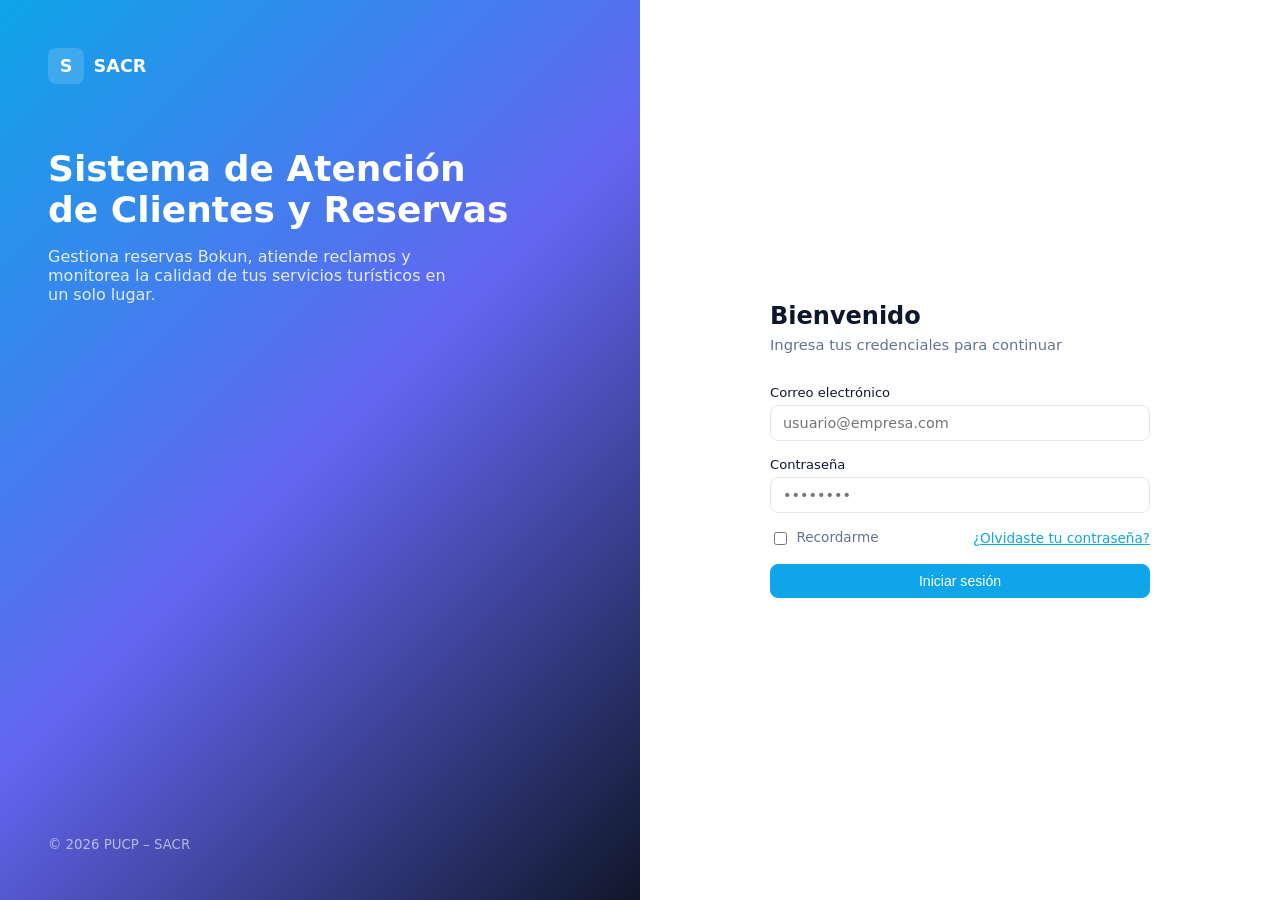
<file: login.html>
<!DOCTYPE html>
<html lang="es">
<head>
  <meta charset="UTF-8" /><meta name="viewport" content="width=device-width, initial-scale=1" />
  <title>Iniciar sesión – SACR</title>
  <link rel="stylesheet" href="css/sacr.css" />
</head>
<body>
  <div class="auth-wrap">
    <aside class="auth-hero">
      <div>
        <div style="display:flex;align-items:center;gap:.6rem;font-weight:700;font-size:1.1rem">
          <div style="width:36px;height:36px;border-radius:8px;background:rgba(255,255,255,.15);display:grid;place-items:center">S</div>
          SACR
        </div>
        <h2 style="margin-top:4rem">Sistema de Atención<br/>de Clientes y Reservas</h2>
        <p>Gestiona reservas Bokun, atiende reclamos y monitorea la calidad de tus servicios turísticos en un solo lugar.</p>
      </div>
      <small style="color:rgba(255,255,255,.6)">© 2026 PUCP – SACR</small>
    </aside>
    <section class="auth-form-wrap">
      <form class="auth-form" action="pages/dashboard.html">
        <h1>Bienvenido</h1>
        <p class="muted">Ingresa tus credenciales para continuar</p>
        <div class="form-group"><label>Correo electrónico</label><input class="input" type="email" placeholder="usuario@empresa.com" required /></div>
        <div class="form-group"><label>Contraseña</label><input class="input" type="password" placeholder="••••••••" required /></div>
        <div style="display:flex;justify-content:space-between;align-items:center;margin-bottom:1rem">
          <label style="display:flex;gap:.4rem;font-size:.85rem;color:var(--text-muted)"><input type="checkbox" /> Recordarme</label>
          <a href="#" style="font-size:.85rem;color:var(--primary)">¿Olvidaste tu contraseña?</a>
        </div>
        <button type="submit" class="btn btn-primary" style="width:100%;justify-content:center">Iniciar sesión</button>
      </form>
    </section>
  </div>
</body>
</html>
</file>
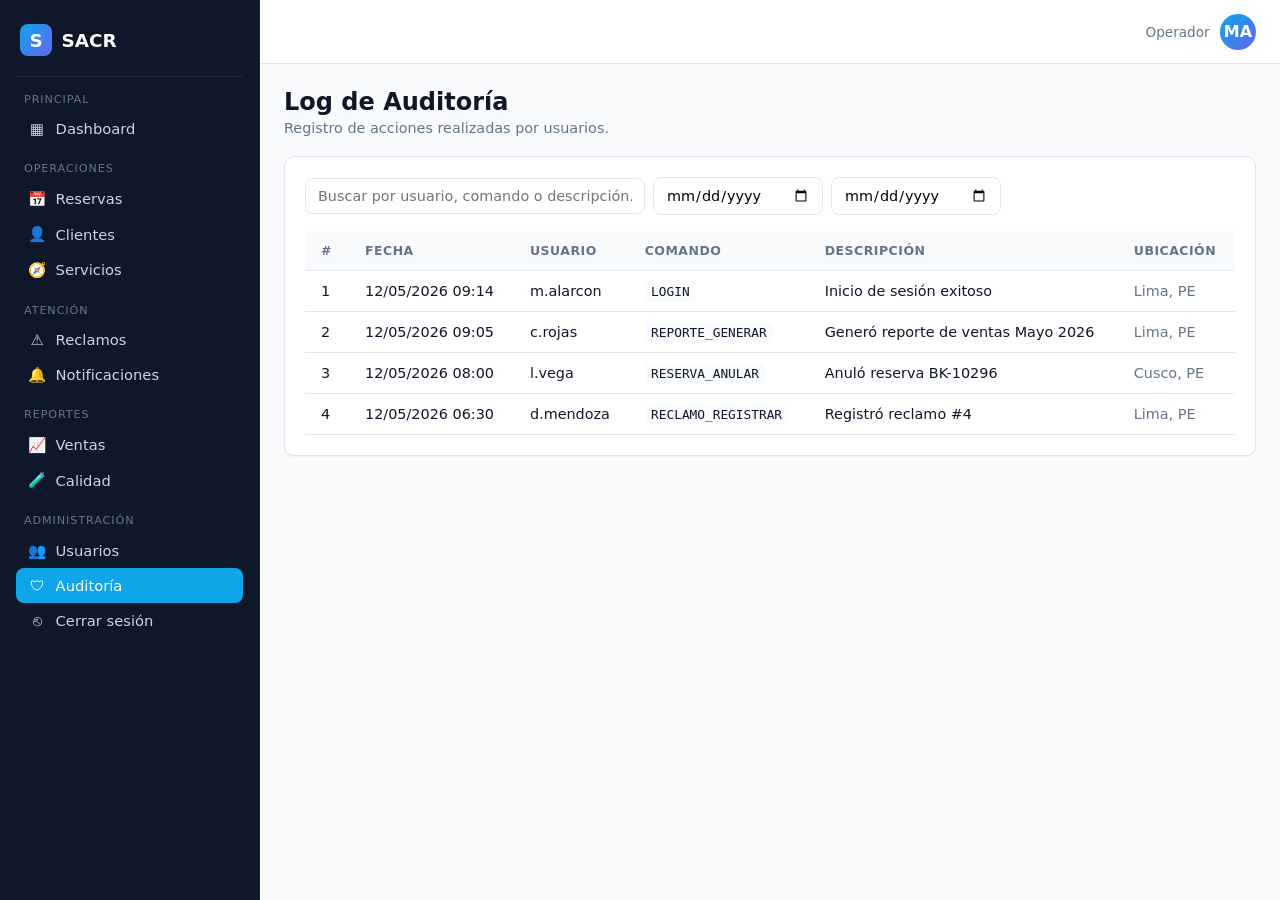
<file: pages/auditoria.html>
<!DOCTYPE html>
<html lang="es">
<head>
  <meta charset="UTF-8" />
  <meta name="viewport" content="width=device-width, initial-scale=1" />
  <title>Auditoría – SACR</title>
  <link rel="stylesheet" href="../css/sacr.css" />
</head>
<body>
  <div class="app">
<nav class="sidebar">
  <div class="brand"><div class="logo">S</div><span>SACR</span></div>
  <div class="group-title">Principal</div>
  <a class="nav-link" href="dashboard.html"><span class="ico">▦</span> Dashboard</a>
  <div class="group-title">Operaciones</div>
  <a class="nav-link" href="reservas.html"><span class="ico">📅</span> Reservas</a>
  <a class="nav-link" href="clientes.html"><span class="ico">👤</span> Clientes</a>
  <a class="nav-link" href="servicios.html"><span class="ico">🧭</span> Servicios</a>
  <div class="group-title">Atención</div>
  <a class="nav-link" href="reclamos.html"><span class="ico">⚠</span> Reclamos</a>
  <a class="nav-link" href="notificaciones.html"><span class="ico">🔔</span> Notificaciones</a>
  <div class="group-title">Reportes</div>
  <a class="nav-link" href="reporte-ventas.html"><span class="ico">📈</span> Ventas</a>
  <a class="nav-link" href="reporte-calidad.html"><span class="ico">🧪</span> Calidad</a>
  <div class="group-title">Administración</div>
  <a class="nav-link" href="usuarios.html"><span class="ico">👥</span> Usuarios</a>
  <a class="nav-link" href="auditoria.html"><span class="ico">🛡</span> Auditoría</a>
  <a class="nav-link" href="../login.html"><span class="ico">⎋</span> Cerrar sesión</a>
</nav>
    <div class="main">
      <header class="topbar">
        <div class="user"><span class="topbar-role">Operador</span><div class="avatar">MA</div></div>
      </header>
      <main>
<div class="page">
  <div class="page-header"><div><h1>Log de Auditoría</h1><p>Registro de acciones realizadas por usuarios.</p></div></div>
  <div class="card"><div class="card-body">
    <div class="toolbar">
      <input class="input" id="audBuscar" placeholder="Buscar por usuario, comando o descripción..." style="max-width:340px" />
      <input type="date" class="input" id="audFechaInicio" style="max-width:170px" />
      <input type="date" class="input" id="audFechaFin" style="max-width:170px" />
      <div class="grow"></div>
    </div>
    <table class="table">
      <thead><tr><th>#</th><th>Fecha</th><th>Usuario</th><th>Comando</th><th>Descripción</th><th>Ubicación</th></tr></thead>
      <tbody>
        <tr><td>1</td><td>12/05/2026 09:14</td><td>m.alarcon</td><td><code class="code-pill">LOGIN</code></td><td>Inicio de sesión exitoso</td><td style="color:var(--text-muted)">Lima, PE</td></tr>
        <tr><td>2</td><td>12/05/2026 09:05</td><td>c.rojas</td><td><code class="code-pill">REPORTE_GENERAR</code></td><td>Generó reporte de ventas Mayo 2026</td><td style="color:var(--text-muted)">Lima, PE</td></tr>
        <tr><td>3</td><td>12/05/2026 08:00</td><td>l.vega</td><td><code class="code-pill">RESERVA_ANULAR</code></td><td>Anuló reserva BK-10296</td><td style="color:var(--text-muted)">Cusco, PE</td></tr>
        <tr><td>4</td><td>12/05/2026 06:30</td><td>d.mendoza</td><td><code class="code-pill">RECLAMO_REGISTRAR</code></td><td>Registró reclamo #4</td><td style="color:var(--text-muted)">Lima, PE</td></tr>
      </tbody>
    </table>
  </div></div>
</div>
      </main>
    </div>
  </div>
  <script src="../js/app.js"></script>
</body>
</html>
</file>
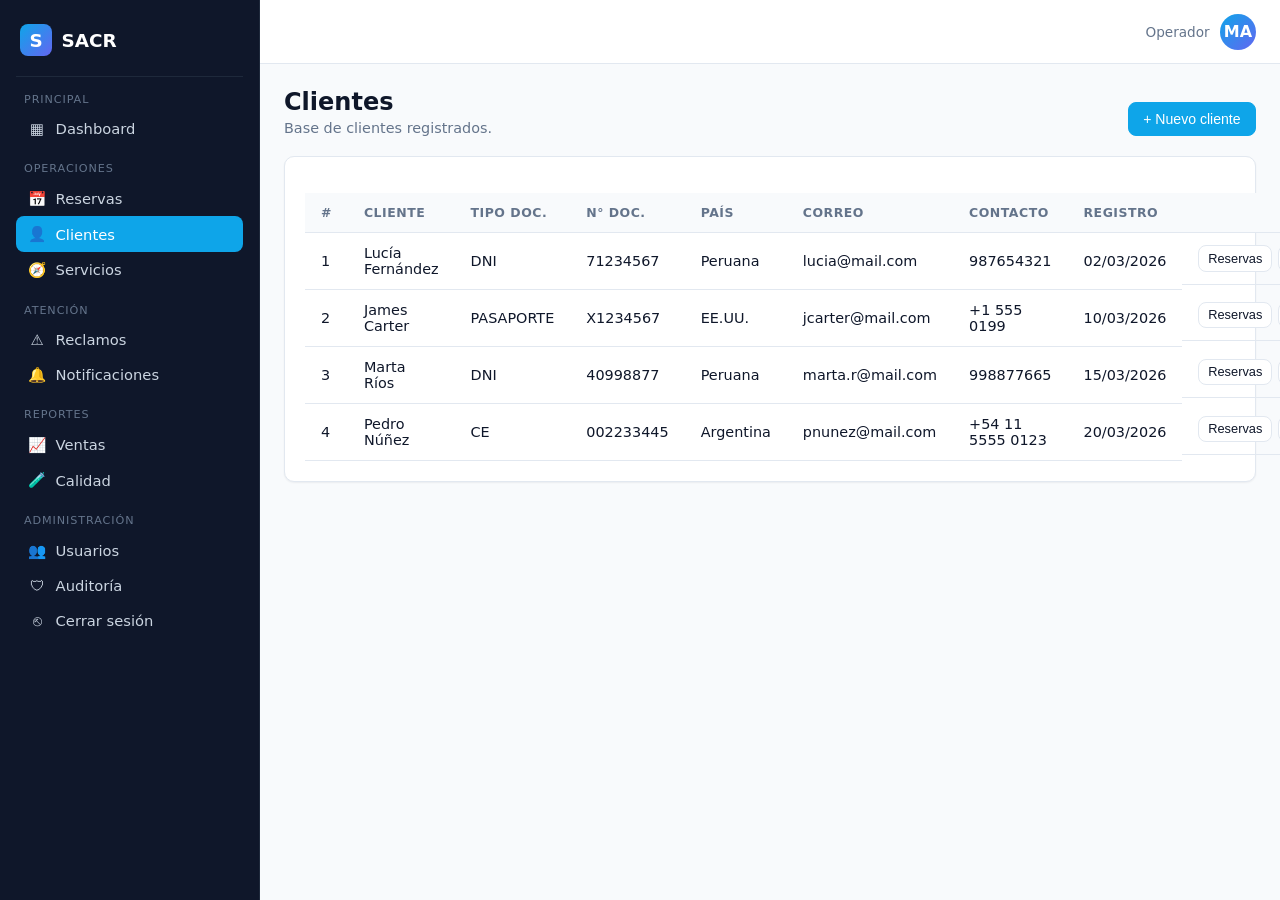
<file: pages/clientes.html>
<!DOCTYPE html>
<html lang="es">
<head>
  <meta charset="UTF-8" />
  <meta name="viewport" content="width=device-width, initial-scale=1" />
  <title>Clientes – SACR</title>
  <link rel="stylesheet" href="../css/sacr.css" />
</head>
<body>
  <div class="app">
<nav class="sidebar">
  <div class="brand"><div class="logo">S</div><span>SACR</span></div>
  <div class="group-title">Principal</div>
  <a class="nav-link" href="dashboard.html"><span class="ico">▦</span> Dashboard</a>
  <div class="group-title">Operaciones</div>
  <a class="nav-link" href="reservas.html"><span class="ico">📅</span> Reservas</a>
  <a class="nav-link" href="clientes.html"><span class="ico">👤</span> Clientes</a>
  <a class="nav-link" href="servicios.html"><span class="ico">🧭</span> Servicios</a>
  <div class="group-title">Atención</div>
  <a class="nav-link" href="reclamos.html"><span class="ico">⚠</span> Reclamos</a>
  <a class="nav-link" href="notificaciones.html"><span class="ico">🔔</span> Notificaciones</a>
  <div class="group-title">Reportes</div>
  <a class="nav-link" href="reporte-ventas.html"><span class="ico">📈</span> Ventas</a>
  <a class="nav-link" href="reporte-calidad.html"><span class="ico">🧪</span> Calidad</a>
  <div class="group-title">Administración</div>
  <a class="nav-link" href="usuarios.html"><span class="ico">👥</span> Usuarios</a>
  <a class="nav-link" href="auditoria.html"><span class="ico">🛡</span> Auditoría</a>
  <a class="nav-link" href="../login.html"><span class="ico">⎋</span> Cerrar sesión</a>
</nav>
    <div class="main">
      <header class="topbar">
        <div class="user"><span class="topbar-role">Operador</span><div class="avatar">MA</div></div>
      </header>
      <main>
<div class="page">
  <div class="page-header">
    <div><h1>Clientes</h1><p>Base de clientes registrados.</p></div>
    <button class="btn btn-primary" id="btnNuevoCliente">+ Nuevo cliente</button>
  </div>
  <div class="card"><div class="card-body">
    <div class="toolbar">
      <div class="grow"></div>
    </div>
    <table class="table" id="tablaClientes">
      <thead><tr><th>#</th><th>Cliente</th><th>Tipo doc.</th><th>N° doc.</th><th>País</th><th>Correo</th><th>Contacto</th><th>Registro</th><th></th></tr></thead>
      <tbody></tbody>
    </table>
  </div></div>
</div>

<div class="modal" id="modalCliente">
  <div class="card">
    <div class="card-header">
      <h3 id="cl-titulo">Cliente</h3>
      <button class="btn btn-ghost" data-close>✕</button>
    </div>
    <div class="card-body">
      <div class="form-row">
        <div class="form-group"><label>Nombres</label><input class="input" id="cl-nombres" /></div>
        <div class="form-group"><label>Apellidos</label><input class="input" id="cl-apellidos" /></div>
      </div>
      <div class="form-row">
        <div class="form-group"><label>Tipo documento</label><select class="select" id="cl-tipoDoc"><option>DNI</option><option>PASAPORTE</option><option>CE</option></select></div>
        <div class="form-group"><label>N° documento</label><input class="input" id="cl-numDoc" /></div>
      </div>
      <div class="form-row">
        <div class="form-group"><label>Nacionalidad</label><input class="input" id="cl-nacionalidad" /></div>
        <div class="form-group"><label>Fecha nacimiento</label><input class="input" id="cl-fechaNac" type="date" /></div>
      </div>
      <div class="form-row">
        <div class="form-group"><label>Correo</label><input class="input" id="cl-correo" type="email" /></div>
        <div class="form-group"><label>Contacto</label><input class="input" id="cl-contacto" /></div>
      </div>
      <div style="display:flex;gap:.5rem;justify-content:flex-end">
        <button class="btn" data-close>Cancelar</button>
        <button class="btn btn-primary" id="btnGuardarCliente">Guardar</button>
      </div>
    </div>
  </div>
</div>
      </main>
    </div>
  </div>
  <script src="../js/app.js"></script>
</body>
</html>
</file>
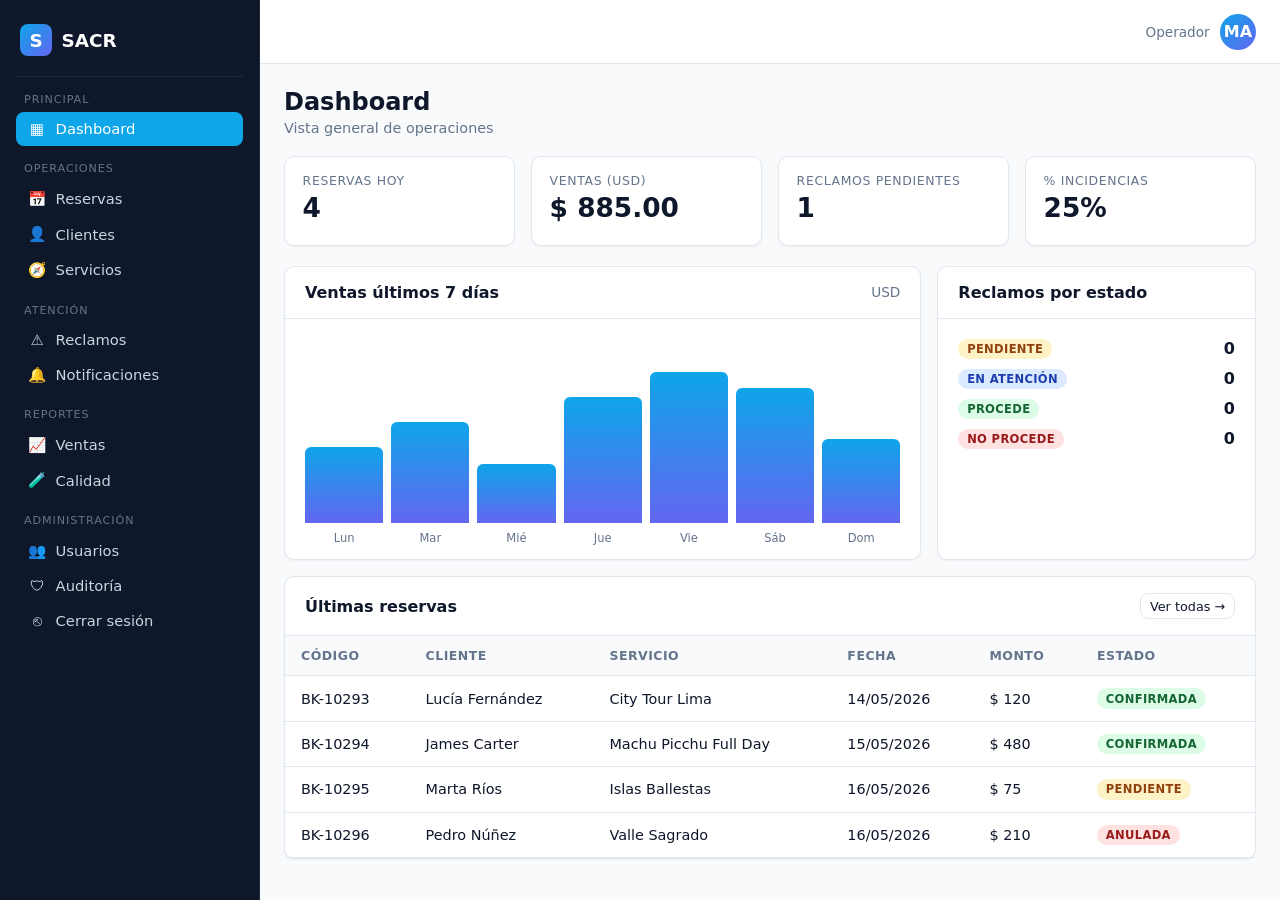
<file: pages/dashboard.html>
<!DOCTYPE html>
<html lang="es">
<head>
  <meta charset="UTF-8" />
  <meta name="viewport" content="width=device-width, initial-scale=1" />
  <title>Dashboard – SACR</title>
  <link rel="stylesheet" href="../css/sacr.css" />
</head>
<body>
  <div class="app">
<nav class="sidebar">
  <div class="brand"><div class="logo">S</div><span>SACR</span></div>
  <div class="group-title">Principal</div>
  <a class="nav-link" href="dashboard.html"><span class="ico">▦</span> Dashboard</a>
  <div class="group-title">Operaciones</div>
  <a class="nav-link" href="reservas.html"><span class="ico">📅</span> Reservas</a>
  <a class="nav-link" href="clientes.html"><span class="ico">👤</span> Clientes</a>
  <a class="nav-link" href="servicios.html"><span class="ico">🧭</span> Servicios</a>
  <div class="group-title">Atención</div>
  <a class="nav-link" href="reclamos.html"><span class="ico">⚠</span> Reclamos</a>
  <a class="nav-link" href="notificaciones.html"><span class="ico">🔔</span> Notificaciones</a>
  <div class="group-title">Reportes</div>
  <a class="nav-link" href="reporte-ventas.html"><span class="ico">📈</span> Ventas</a>
  <a class="nav-link" href="reporte-calidad.html"><span class="ico">🧪</span> Calidad</a>
  <div class="group-title">Administración</div>
  <a class="nav-link" href="usuarios.html"><span class="ico">👥</span> Usuarios</a>
  <a class="nav-link" href="auditoria.html"><span class="ico">🛡</span> Auditoría</a>
  <a class="nav-link" href="../login.html"><span class="ico">⎋</span> Cerrar sesión</a>
</nav>
    <div class="main">
      <header class="topbar">
        <div class="user"><span class="topbar-role">Operador</span><div class="avatar">MA</div></div>
      </header>
      <main>
<div class="page">
  <div class="page-header">
    <div><h1>Dashboard</h1><p>Vista general de operaciones</p></div>
  </div>
  <div class="kpi-grid">
    <div class="kpi"><div class="label">Reservas hoy</div><div class="value" id="dashKpiReservas">0</div><div class="delta" id="dashKpiReservasDelta"></div></div>
    <div class="kpi"><div class="label">Ventas (USD)</div><div class="value" id="dashKpiVentas">$ 0.00</div><div class="delta" id="dashKpiVentasDelta"></div></div>
    <div class="kpi"><div class="label">Reclamos pendientes</div><div class="value" id="dashKpiReclamosPend">0</div><div class="delta" id="dashKpiReclamosPendDelta"></div></div>
    <div class="kpi"><div class="label">% Incidencias</div><div class="value" id="dashKpiIncidencias">0%</div><div class="delta" id="dashKpiIncidenciasDelta"></div></div>
  </div>
  <div style="display:grid;grid-template-columns:2fr 1fr;gap:1rem">
    <div class="card">
      <div class="card-header"><h3>Ventas últimos 7 días</h3><span style="color:var(--text-muted);font-size:.85rem">USD</span></div>
      <div class="card-body">
        <div class="chart-bars">
          <div class="bar" style="height:45%"><span>Lun</span></div>
          <div class="bar" style="height:60%"><span>Mar</span></div>
          <div class="bar" style="height:35%"><span>Mié</span></div>
          <div class="bar" style="height:75%"><span>Jue</span></div>
          <div class="bar" style="height:90%"><span>Vie</span></div>
          <div class="bar" style="height:80%"><span>Sáb</span></div>
          <div class="bar" style="height:50%"><span>Dom</span></div>
        </div>
      </div>
    </div>
    <div class="card">
      <div class="card-header"><h3>Reclamos por estado</h3></div>
      <div class="card-body">
        <ul style="list-style:none;padding:0;margin:0;display:flex;flex-direction:column;gap:.6rem">
          <li style="display:flex;justify-content:space-between"><span class="badge pendiente">Pendiente</span><b id="dashReclPend">1</b></li>
          <li style="display:flex;justify-content:space-between"><span class="badge atencion">En atención</span><b id="dashReclAtn">1</b></li>
          <li style="display:flex;justify-content:space-between"><span class="badge procede">Procede</span><b id="dashReclProc">1</b></li>
          <li style="display:flex;justify-content:space-between"><span class="badge no-procede">No procede</span><b id="dashReclNoProc">1</b></li>
        </ul>
      </div>
    </div>
  </div>
  <div class="card" style="margin-top:1rem">
    <div class="card-header"><h3>Últimas reservas</h3><a href="reservas.html" class="btn btn-sm">Ver todas →</a></div>
    <table class="table">
      <thead><tr><th>Código</th><th>Cliente</th><th>Servicio</th><th>Fecha</th><th>Monto</th><th>Estado</th></tr></thead>
      <tbody>
        <tr><td>BK-10293</td><td>Lucía Fernández</td><td>City Tour Lima</td><td>14/05/2026</td><td>$ 120</td><td><span class="badge confirmada">Confirmada</span></td></tr>
        <tr><td>BK-10294</td><td>James Carter</td><td>Machu Picchu Full Day</td><td>15/05/2026</td><td>$ 480</td><td><span class="badge confirmada">Confirmada</span></td></tr>
        <tr><td>BK-10295</td><td>Marta Ríos</td><td>Islas Ballestas</td><td>16/05/2026</td><td>$ 75</td><td><span class="badge pendiente">Pendiente</span></td></tr>
        <tr><td>BK-10296</td><td>Pedro Núñez</td><td>Valle Sagrado</td><td>16/05/2026</td><td>$ 210</td><td><span class="badge anulada">Anulada</span></td></tr>
      </tbody>
    </table>
  </div>
</div>
      </main>
    </div>
  </div>
  <script src="../js/app.js"></script>
</body>
</html>
</file>
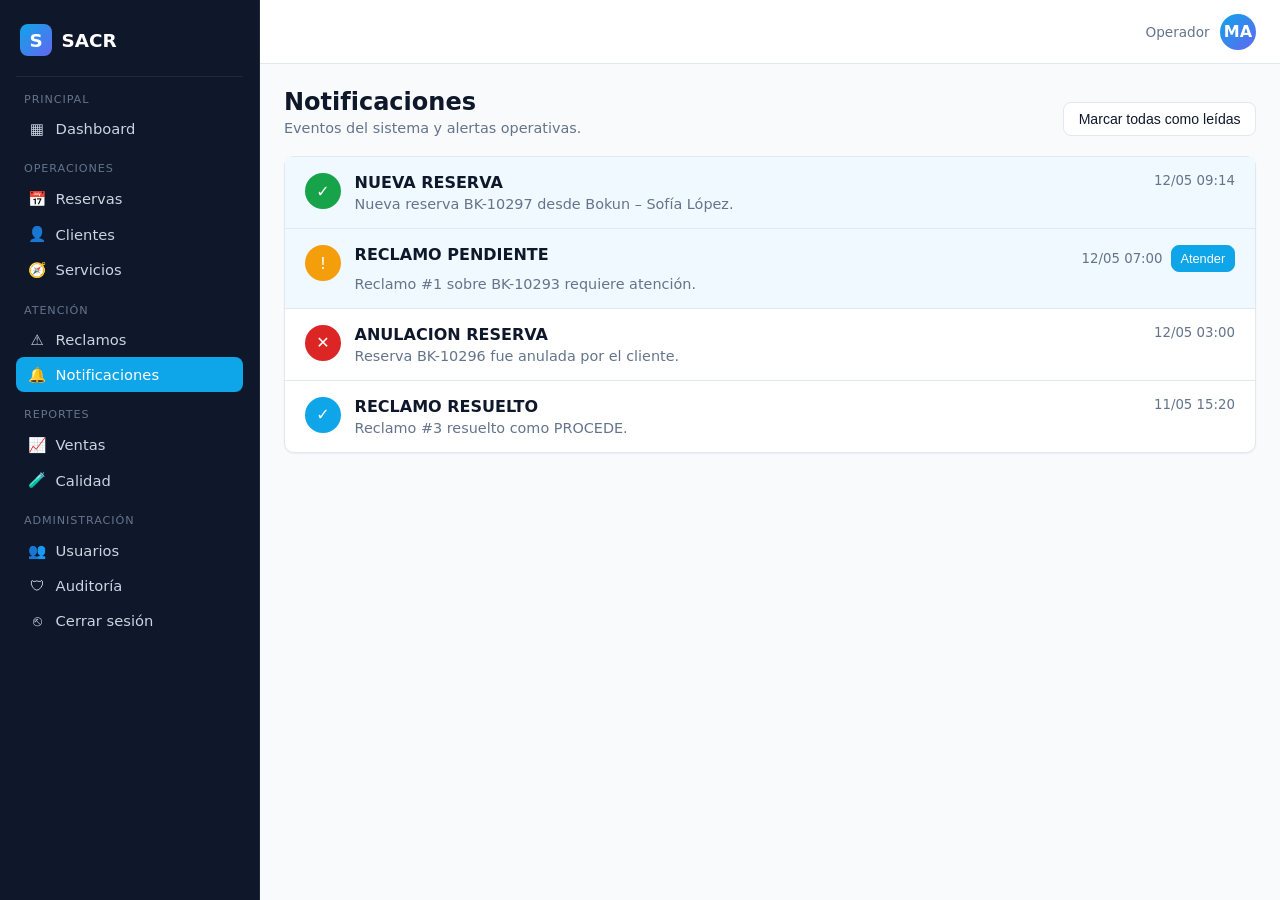
<file: pages/notificaciones.html>
<!DOCTYPE html>
<html lang="es">
<head>
  <meta charset="UTF-8" />
  <meta name="viewport" content="width=device-width, initial-scale=1" />
  <title>Notificaciones – SACR</title>
  <link rel="stylesheet" href="../css/sacr.css" />
</head>
<body>
  <div class="app">
<nav class="sidebar">
  <div class="brand"><div class="logo">S</div><span>SACR</span></div>
  <div class="group-title">Principal</div>
  <a class="nav-link" href="dashboard.html"><span class="ico">▦</span> Dashboard</a>
  <div class="group-title">Operaciones</div>
  <a class="nav-link" href="reservas.html"><span class="ico">📅</span> Reservas</a>
  <a class="nav-link" href="clientes.html"><span class="ico">👤</span> Clientes</a>
  <a class="nav-link" href="servicios.html"><span class="ico">🧭</span> Servicios</a>
  <div class="group-title">Atención</div>
  <a class="nav-link" href="reclamos.html"><span class="ico">⚠</span> Reclamos</a>
  <a class="nav-link" href="notificaciones.html"><span class="ico">🔔</span> Notificaciones</a>
  <div class="group-title">Reportes</div>
  <a class="nav-link" href="reporte-ventas.html"><span class="ico">📈</span> Ventas</a>
  <a class="nav-link" href="reporte-calidad.html"><span class="ico">🧪</span> Calidad</a>
  <div class="group-title">Administración</div>
  <a class="nav-link" href="usuarios.html"><span class="ico">👥</span> Usuarios</a>
  <a class="nav-link" href="auditoria.html"><span class="ico">🛡</span> Auditoría</a>
  <a class="nav-link" href="../login.html"><span class="ico">⎋</span> Cerrar sesión</a>
</nav>
    <div class="main">
      <header class="topbar">
        <div class="user"><span class="topbar-role">Operador</span><div class="avatar">MA</div></div>
      </header>
      <main>
<div class="page">
  <div class="page-header"><div><h1>Notificaciones</h1><p>Eventos del sistema y alertas operativas.</p></div><button class="btn" id="btnMarcarTodasLeidas">Marcar todas como leídas</button></div>
  <div class="card"><div class="card-body" style="padding:0">
    <div class="notif-item" data-leida="false" style="display:flex;gap:.85rem;padding:1rem 1.25rem;border-bottom:1px solid var(--border);background:#f0f9ff"><div style="width:36px;height:36px;border-radius:50%;background:#16a34a;display:grid;place-items:center;color:white">✓</div><div style="flex:1"><div style="display:flex;justify-content:space-between"><b>NUEVA RESERVA</b><small style="color:var(--text-muted)">12/05 09:14</small></div><p style="margin:.25rem 0 0;color:var(--text-muted);font-size:.9rem">Nueva reserva BK-10297 desde Bokun – Sofía López.</p></div></div>
    <div class="notif-item" data-leida="false" style="display:flex;gap:.85rem;padding:1rem 1.25rem;border-bottom:1px solid var(--border);background:#f0f9ff"><div style="width:36px;height:36px;border-radius:50%;background:#f59e0b;display:grid;place-items:center;color:white">!</div><div style="flex:1"><div style="display:flex;justify-content:space-between;gap:.75rem"><b>RECLAMO PENDIENTE</b><div style="display:flex;gap:.5rem;align-items:center"><small style="color:var(--text-muted)">12/05 07:00</small><button class="btn btn-sm btn-primary btn-atender-notif">Atender</button></div></div><p style="margin:.25rem 0 0;color:var(--text-muted);font-size:.9rem">Reclamo #1 sobre BK-10293 requiere atención.</p></div></div>
    <div class="notif-item" data-leida="true" style="display:flex;gap:.85rem;padding:1rem 1.25rem;border-bottom:1px solid var(--border)"><div style="width:36px;height:36px;border-radius:50%;background:#dc2626;display:grid;place-items:center;color:white">✕</div><div style="flex:1"><div style="display:flex;justify-content:space-between"><b>ANULACION RESERVA</b><small style="color:var(--text-muted)">12/05 03:00</small></div><p style="margin:.25rem 0 0;color:var(--text-muted);font-size:.9rem">Reserva BK-10296 fue anulada por el cliente.</p></div></div>
    <div class="notif-item" data-leida="true" style="display:flex;gap:.85rem;padding:1rem 1.25rem"><div style="width:36px;height:36px;border-radius:50%;background:#0ea5e9;display:grid;place-items:center;color:white">✓</div><div style="flex:1"><div style="display:flex;justify-content:space-between"><b>RECLAMO RESUELTO</b><small style="color:var(--text-muted)">11/05 15:20</small></div><p style="margin:.25rem 0 0;color:var(--text-muted);font-size:.9rem">Reclamo #3 resuelto como PROCEDE.</p></div></div>
  </div></div>
</div>
      </main>
    </div>
  </div>
  <script src="../js/app.js"></script>
</body>
</html>
</file>
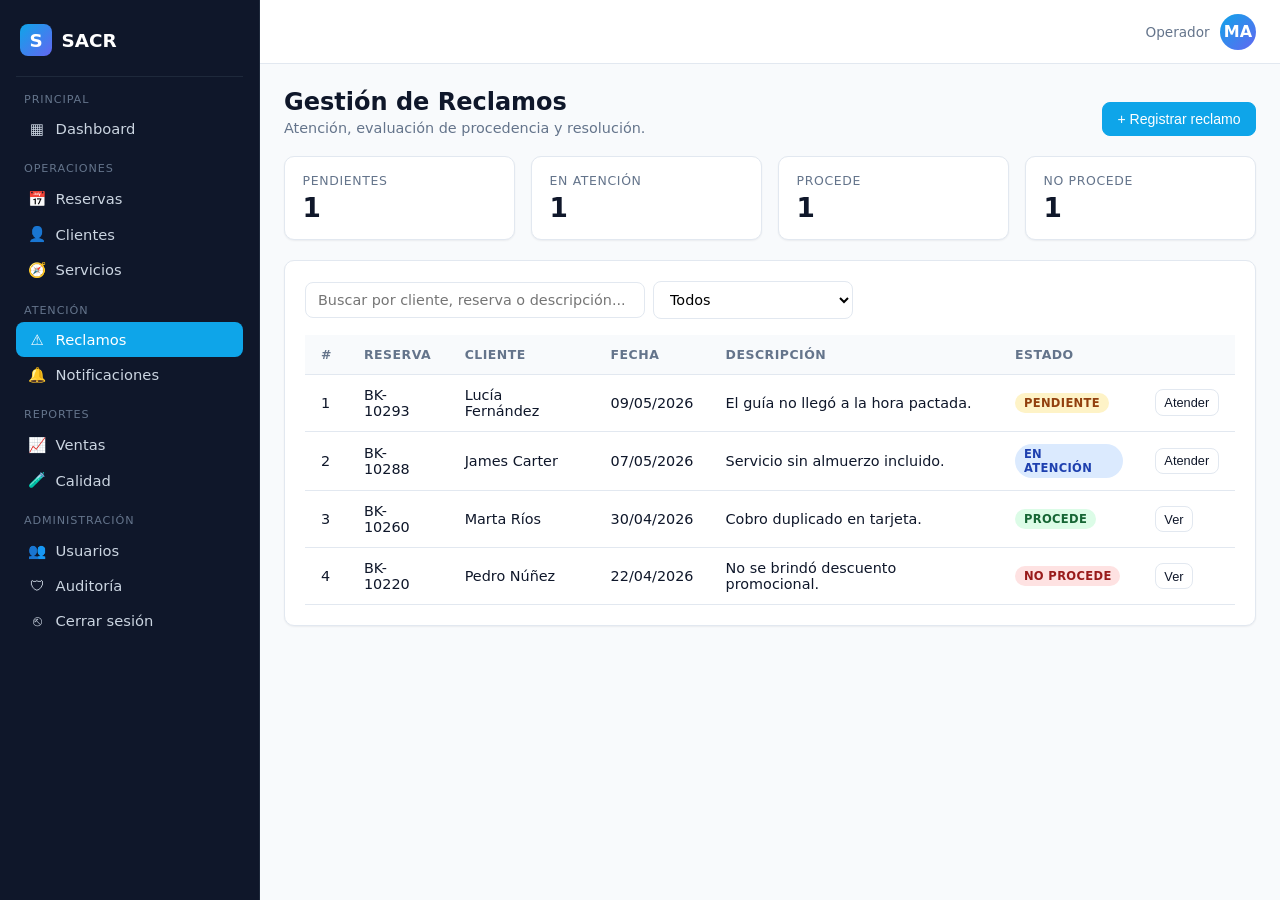
<file: pages/reclamos.html>
<!DOCTYPE html>
<html lang="es">
<head>
  <meta charset="UTF-8" />
  <meta name="viewport" content="width=device-width, initial-scale=1" />
  <title>Reclamos – SACR</title>
  <link rel="stylesheet" href="../css/sacr.css" />
</head>
<body>
  <div class="app">
<nav class="sidebar">
  <div class="brand"><div class="logo">S</div><span>SACR</span></div>
  <div class="group-title">Principal</div>
  <a class="nav-link" href="dashboard.html"><span class="ico">▦</span> Dashboard</a>
  <div class="group-title">Operaciones</div>
  <a class="nav-link" href="reservas.html"><span class="ico">📅</span> Reservas</a>
  <a class="nav-link" href="clientes.html"><span class="ico">👤</span> Clientes</a>
  <a class="nav-link" href="servicios.html"><span class="ico">🧭</span> Servicios</a>
  <div class="group-title">Atención</div>
  <a class="nav-link" href="reclamos.html"><span class="ico">⚠</span> Reclamos</a>
  <a class="nav-link" href="notificaciones.html"><span class="ico">🔔</span> Notificaciones</a>
  <div class="group-title">Reportes</div>
  <a class="nav-link" href="reporte-ventas.html"><span class="ico">📈</span> Ventas</a>
  <a class="nav-link" href="reporte-calidad.html"><span class="ico">🧪</span> Calidad</a>
  <div class="group-title">Administración</div>
  <a class="nav-link" href="usuarios.html"><span class="ico">👥</span> Usuarios</a>
  <a class="nav-link" href="auditoria.html"><span class="ico">🛡</span> Auditoría</a>
  <a class="nav-link" href="../login.html"><span class="ico">⎋</span> Cerrar sesión</a>
</nav>
    <div class="main">
      <header class="topbar">
        <div class="user"><span class="topbar-role">Operador</span><div class="avatar">MA</div></div>
      </header>
      <main>
<div class="page">
  <div class="page-header">
    <div><h1>Gestión de Reclamos</h1><p>Atención, evaluación de procedencia y resolución.</p></div>
    <button class="btn btn-primary" data-open="#modalReclamo">+ Registrar reclamo</button>
  </div>
  <div class="kpi-grid">
    <div class="kpi"><div class="label">Pendientes</div><div class="value" id="rcKpiPend">0</div></div>
    <div class="kpi"><div class="label">En atención</div><div class="value" id="rcKpiAtn">0</div></div>
    <div class="kpi"><div class="label">Procede</div><div class="value" id="rcKpiProc">0</div></div>
    <div class="kpi"><div class="label">No procede</div><div class="value" id="rcKpiNoProc">0</div></div>
  </div>
  <div class="card"><div class="card-body">
    <div class="toolbar">
      <input class="input" id="rcBuscar" placeholder="Buscar por cliente, reserva o descripción..." style="max-width:340px" />
      <select class="select" id="rcFiltroEstado" style="max-width:200px"><option>Todos</option><option>PENDIENTE</option><option>EN_ATENCION</option><option>PROCEDE</option><option>NO_PROCEDE</option></select>
      <div class="grow"></div>
    </div>
    <table class="table" id="tablaReclamos">
      <thead><tr><th>#</th><th>Reserva</th><th>Cliente</th><th>Fecha</th><th>Descripción</th><th>Estado</th><th></th></tr></thead>
      <tbody>
        <tr><td>1</td><td>BK-10293</td><td>Lucía Fernández</td><td>09/05/2026</td><td>El guía no llegó a la hora pactada.</td><td><span class="badge pendiente">Pendiente</span></td><td><button class="btn btn-sm" data-open="#modalReclamo">Atender</button></td></tr>
        <tr><td>2</td><td>BK-10288</td><td>James Carter</td><td>07/05/2026</td><td>Servicio sin almuerzo incluido.</td><td><span class="badge atencion">En atención</span></td><td><button class="btn btn-sm" data-open="#modalReclamo">Atender</button></td></tr>
        <tr><td>3</td><td>BK-10260</td><td>Marta Ríos</td><td>30/04/2026</td><td>Cobro duplicado en tarjeta.</td><td><span class="badge procede">Procede</span></td><td><button class="btn btn-sm" data-open="#modalReclamo">Ver</button></td></tr>
        <tr><td>4</td><td>BK-10220</td><td>Pedro Núñez</td><td>22/04/2026</td><td>No se brindó descuento promocional.</td><td><span class="badge no-procede">No procede</span></td><td><button class="btn btn-sm" data-open="#modalReclamo">Ver</button></td></tr>
      </tbody>
    </table>
  </div></div>
</div>

<div class="modal" id="modalReclamo">
  <div class="card" style="width:620px">
    <div class="card-header"><h3 id="rc-titulo">Atender reclamo</h3><button class="btn btn-ghost" data-close>✕</button></div>
    <div class="card-body">
      <div class="form-row"><div class="form-group"><label>Reserva (código)</label><input class="input" id="rc-reserva" /></div><div class="form-group"><label>Cliente</label><input class="input" id="rc-cliente" /></div></div>
      <div class="form-group"><label>Descripción</label><textarea class="textarea" id="rc-descripcion" rows="3"></textarea></div>
      <div class="form-row">
        <div class="form-group"><label>Procedencia</label><select class="select" id="rc-procedencia"><option>PENDIENTE</option><option>EN_ATENCION</option><option>PROCEDE</option><option>NO_PROCEDE</option></select></div>
        <div class="form-group"><label>Fecha resolución</label><input class="input" id="rc-fechaResolucion" type="date" /></div>
      </div>
      <div class="form-group"><label>Motivo de resolución</label><textarea class="textarea" id="rc-motivo" rows="2"></textarea></div>
      <div style="display:flex;gap:.5rem;justify-content:flex-end"><button class="btn" data-close>Cancelar</button><button class="btn btn-success" id="btnGuardarReclamo">Guardar resolución</button></div>
    </div>
  </div>
</div>
      </main>
    </div>
  </div>
  <script src="../js/app.js"></script>
</body>
</html>
</file>
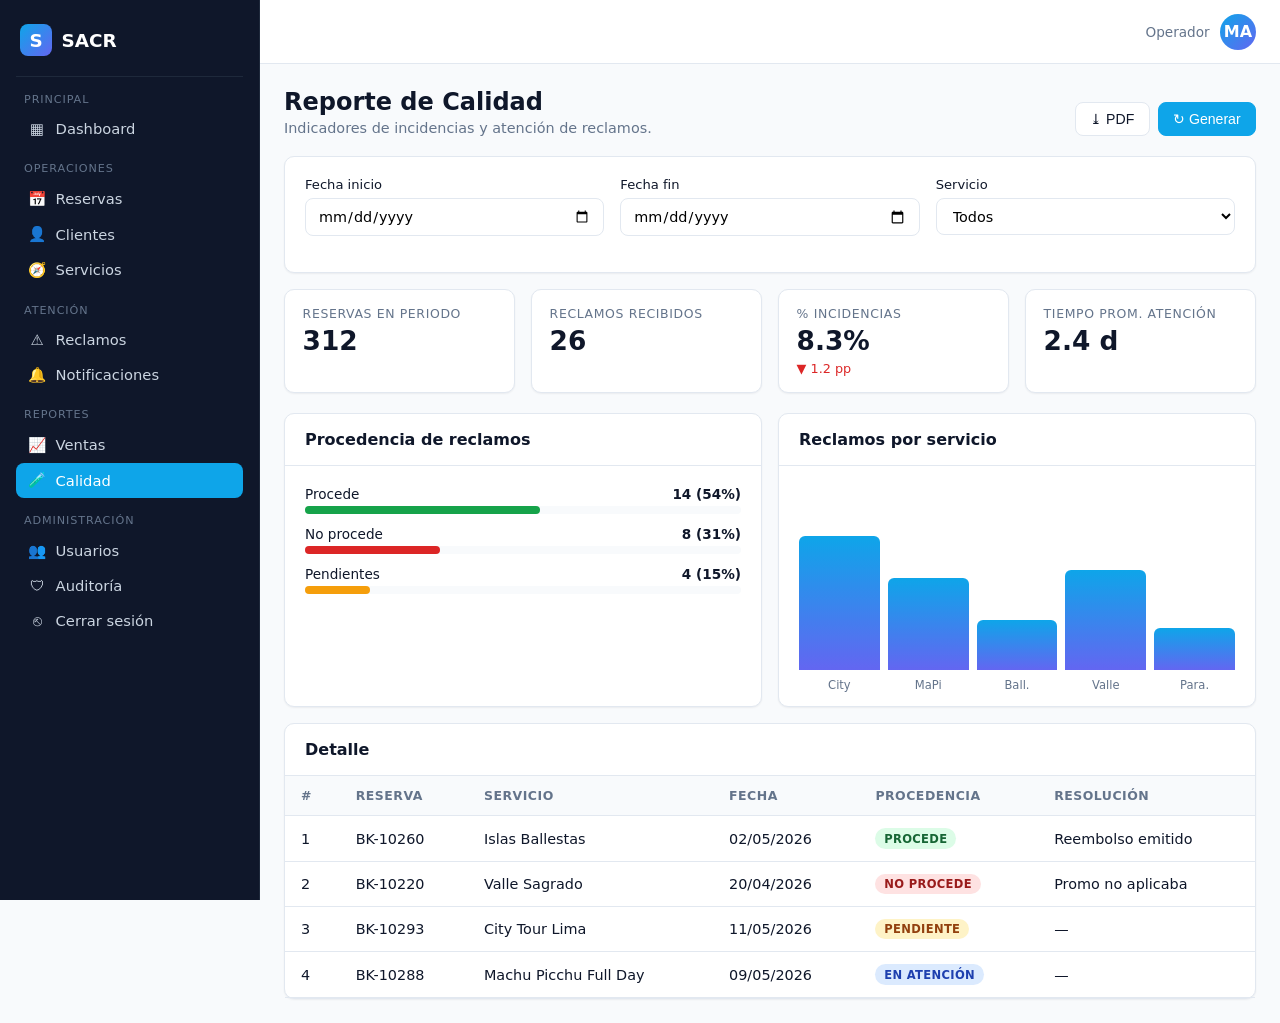
<file: pages/reporte-calidad.html>
<!DOCTYPE html>
<html lang="es">
<head>
  <meta charset="UTF-8" />
  <meta name="viewport" content="width=device-width, initial-scale=1" />
  <title>Reporte Calidad – SACR</title>
  <link rel="stylesheet" href="../css/sacr.css" />
</head>
<body>
  <div class="app">
<nav class="sidebar">
  <div class="brand"><div class="logo">S</div><span>SACR</span></div>
  <div class="group-title">Principal</div>
  <a class="nav-link" href="dashboard.html"><span class="ico">▦</span> Dashboard</a>
  <div class="group-title">Operaciones</div>
  <a class="nav-link" href="reservas.html"><span class="ico">📅</span> Reservas</a>
  <a class="nav-link" href="clientes.html"><span class="ico">👤</span> Clientes</a>
  <a class="nav-link" href="servicios.html"><span class="ico">🧭</span> Servicios</a>
  <div class="group-title">Atención</div>
  <a class="nav-link" href="reclamos.html"><span class="ico">⚠</span> Reclamos</a>
  <a class="nav-link" href="notificaciones.html"><span class="ico">🔔</span> Notificaciones</a>
  <div class="group-title">Reportes</div>
  <a class="nav-link" href="reporte-ventas.html"><span class="ico">📈</span> Ventas</a>
  <a class="nav-link" href="reporte-calidad.html"><span class="ico">🧪</span> Calidad</a>
  <div class="group-title">Administración</div>
  <a class="nav-link" href="usuarios.html"><span class="ico">👥</span> Usuarios</a>
  <a class="nav-link" href="auditoria.html"><span class="ico">🛡</span> Auditoría</a>
  <a class="nav-link" href="../login.html"><span class="ico">⎋</span> Cerrar sesión</a>
</nav>
    <div class="main">
      <header class="topbar">
        <div class="user"><span class="topbar-role">Operador</span><div class="avatar">MA</div></div>
      </header>
      <main>
<div class="page">
  <div class="page-header"><div><h1>Reporte de Calidad</h1><p>Indicadores de incidencias y atención de reclamos.</p></div>
    <div style="display:flex;gap:.5rem"><button class="btn">⤓ PDF</button><button class="btn btn-primary">↻ Generar</button></div>
  </div>
  <div class="card" style="margin-bottom:1rem"><div class="card-body">
    <div class="form-row" style="grid-template-columns:repeat(3,1fr)">
      <div class="form-group"><label>Fecha inicio</label><input type="date" class="input" /></div>
      <div class="form-group"><label>Fecha fin</label><input type="date" class="input" /></div>
      <div class="form-group"><label>Servicio</label><select class="select" id="filtroServicio"><option value="">Todos</option><option value="City Tour Lima">City Tour Lima</option><option value="Machu Picchu Full Day">Machu Picchu Full Day</option><option value="Islas Ballestas">Islas Ballestas</option><option value="Valle Sagrado">Valle Sagrado</option></select></div>
    </div>
  </div></div>
  <div class="kpi-grid">
    <div class="kpi"><div class="label">Reservas en periodo</div><div class="value">312</div></div>
    <div class="kpi"><div class="label">Reclamos recibidos</div><div class="value">26</div></div>
    <div class="kpi"><div class="label">% Incidencias</div><div class="value">8.3%</div><div class="delta down">▼ 1.2 pp</div></div>
    <div class="kpi"><div class="label">Tiempo prom. atención</div><div class="value">2.4 d</div></div>
  </div>
  <div style="display:grid;grid-template-columns:1fr 1fr;gap:1rem">
    <div class="card"><div class="card-header"><h3>Procedencia de reclamos</h3></div><div class="card-body">
      <ul style="list-style:none;padding:0;margin:0;display:flex;flex-direction:column;gap:.75rem">
        <li><div style="display:flex;justify-content:space-between;font-size:.85rem;margin-bottom:.25rem"><span>Procede</span><b>14 (54%)</b></div><div style="height:8px;background:var(--surface-2);border-radius:4px"><div style="width:54%;height:100%;background:var(--success);border-radius:4px"></div></div></li>
        <li><div style="display:flex;justify-content:space-between;font-size:.85rem;margin-bottom:.25rem"><span>No procede</span><b>8 (31%)</b></div><div style="height:8px;background:var(--surface-2);border-radius:4px"><div style="width:31%;height:100%;background:var(--danger);border-radius:4px"></div></div></li>
        <li><div style="display:flex;justify-content:space-between;font-size:.85rem;margin-bottom:.25rem"><span>Pendientes</span><b>4 (15%)</b></div><div style="height:8px;background:var(--surface-2);border-radius:4px"><div style="width:15%;height:100%;background:var(--warning);border-radius:4px"></div></div></li>
      </ul>
    </div></div>
    <div class="card"><div class="card-header"><h3>Reclamos por servicio</h3></div><div class="card-body">
      <div class="chart-bars">
        <div class="bar" style="height:80%"><span>City</span></div>
        <div class="bar" style="height:55%"><span>MaPi</span></div>
        <div class="bar" style="height:30%"><span>Ball.</span></div>
        <div class="bar" style="height:60%"><span>Valle</span></div>
        <div class="bar" style="height:25%"><span>Para.</span></div>
      </div>
    </div></div>
  </div>
  <div class="card" style="margin-top:1rem">
    <div class="card-header"><h3>Detalle</h3></div>
    <table class="table">
      <thead><tr><th>#</th><th>Reserva</th><th>Servicio</th><th>Fecha</th><th>Procedencia</th><th>Resolución</th></tr></thead>
      <tbody>
        <tr><td>1</td><td>BK-10260</td><td>Islas Ballestas</td><td>02/05/2026</td><td><span class="badge procede">Procede</span></td><td>Reembolso emitido</td></tr>
        <tr><td>2</td><td>BK-10220</td><td>Valle Sagrado</td><td>20/04/2026</td><td><span class="badge no-procede">No procede</span></td><td>Promo no aplicaba</td></tr>
        <tr><td>3</td><td>BK-10293</td><td>City Tour Lima</td><td>11/05/2026</td><td><span class="badge pendiente">Pendiente</span></td><td>—</td></tr>
        <tr><td>4</td><td>BK-10288</td><td>Machu Picchu Full Day</td><td>09/05/2026</td><td><span class="badge atencion">En atención</span></td><td>—</td></tr>
      </tbody>
    </table>
  </div>
</div>
      </main>
    </div>
  </div>
  <script src="../js/app.js"></script>
</body>
</html>
</file>
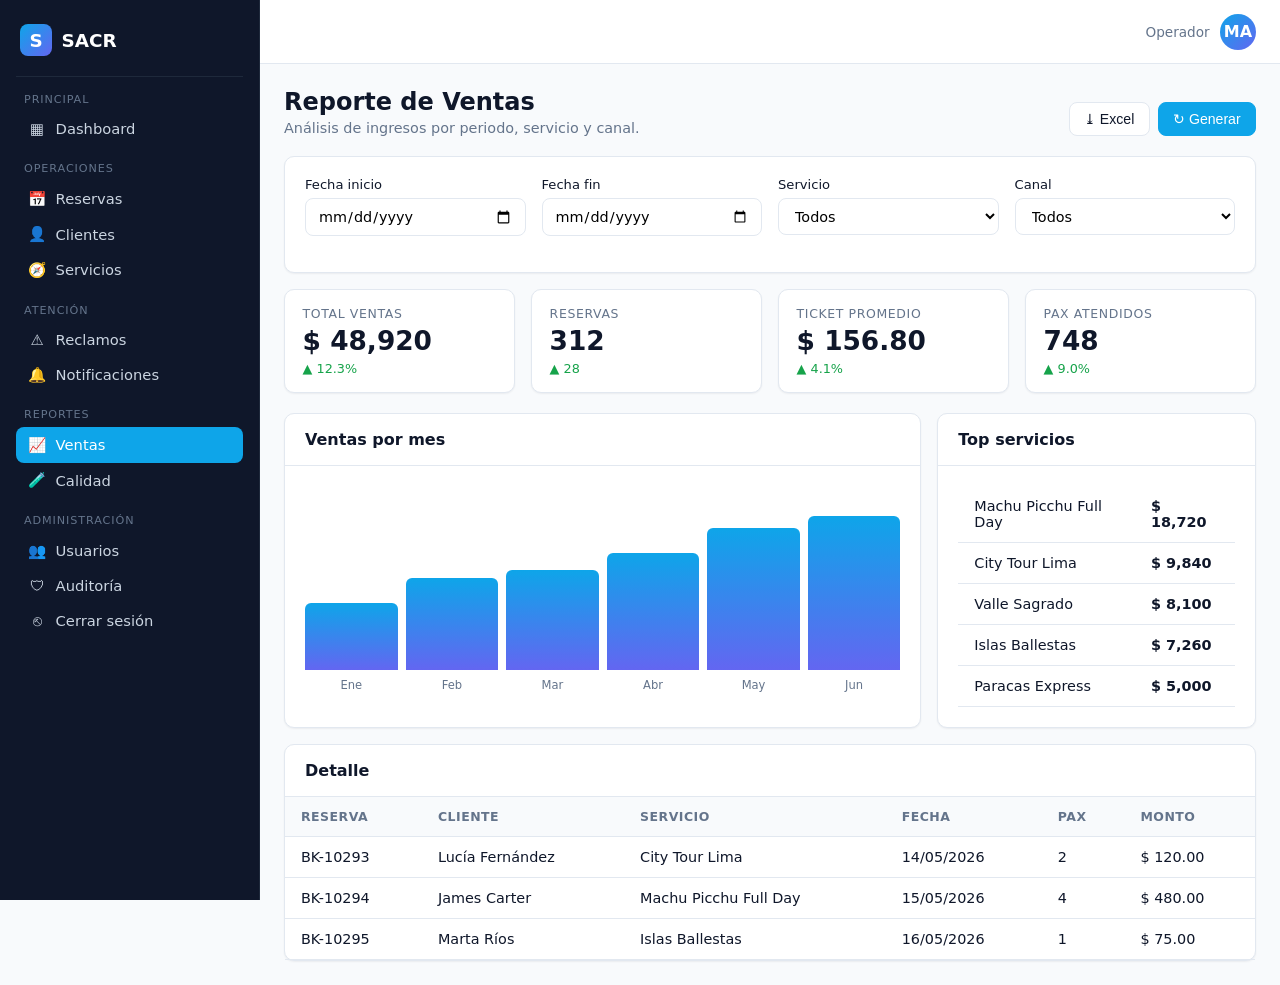
<file: pages/reporte-ventas.html>
<!DOCTYPE html>
<html lang="es">
<head>
  <meta charset="UTF-8" />
  <meta name="viewport" content="width=device-width, initial-scale=1" />
  <title>Reporte Ventas – SACR</title>
  <link rel="stylesheet" href="../css/sacr.css" />
</head>
<body>
  <div class="app">
<nav class="sidebar">
  <div class="brand"><div class="logo">S</div><span>SACR</span></div>
  <div class="group-title">Principal</div>
  <a class="nav-link" href="dashboard.html"><span class="ico">▦</span> Dashboard</a>
  <div class="group-title">Operaciones</div>
  <a class="nav-link" href="reservas.html"><span class="ico">📅</span> Reservas</a>
  <a class="nav-link" href="clientes.html"><span class="ico">👤</span> Clientes</a>
  <a class="nav-link" href="servicios.html"><span class="ico">🧭</span> Servicios</a>
  <div class="group-title">Atención</div>
  <a class="nav-link" href="reclamos.html"><span class="ico">⚠</span> Reclamos</a>
  <a class="nav-link" href="notificaciones.html"><span class="ico">🔔</span> Notificaciones</a>
  <div class="group-title">Reportes</div>
  <a class="nav-link" href="reporte-ventas.html"><span class="ico">📈</span> Ventas</a>
  <a class="nav-link" href="reporte-calidad.html"><span class="ico">🧪</span> Calidad</a>
  <div class="group-title">Administración</div>
  <a class="nav-link" href="usuarios.html"><span class="ico">👥</span> Usuarios</a>
  <a class="nav-link" href="auditoria.html"><span class="ico">🛡</span> Auditoría</a>
  <a class="nav-link" href="../login.html"><span class="ico">⎋</span> Cerrar sesión</a>
</nav>
    <div class="main">
      <header class="topbar">
        <div class="user"><span class="topbar-role">Operador</span><div class="avatar">MA</div></div>
      </header>
      <main>
<div class="page">
  <div class="page-header"><div><h1>Reporte de Ventas</h1><p>Análisis de ingresos por periodo, servicio y canal.</p></div>
    <div style="display:flex;gap:.5rem"><button class="btn" id="btnExportarVentasExcel">⤓ Excel</button><button class="btn btn-primary">↻ Generar</button></div>
  </div>
  <div class="card" style="margin-bottom:1rem"><div class="card-body">
    <div class="form-row" style="grid-template-columns:repeat(4,1fr)">
      <div class="form-group"><label>Fecha inicio</label><input type="date" class="input" /></div>
      <div class="form-group"><label>Fecha fin</label><input type="date" class="input" /></div>
      <div class="form-group"><label>Servicio</label><select class="select"><option>Todos</option><option>City Tour Lima</option><option>Machu Picchu</option></select></div>
      <div class="form-group"><label>Canal</label><select class="select"><option>Todos</option><option>Bokun</option><option>Directo</option></select></div>
    </div>
  </div></div>
  <div class="kpi-grid">
    <div class="kpi"><div class="label">Total ventas</div><div class="value">$ 48,920</div><div class="delta up">▲ 12.3%</div></div>
    <div class="kpi"><div class="label">Reservas</div><div class="value">312</div><div class="delta up">▲ 28</div></div>
    <div class="kpi"><div class="label">Ticket promedio</div><div class="value">$ 156.80</div><div class="delta up">▲ 4.1%</div></div>
    <div class="kpi"><div class="label">Pax atendidos</div><div class="value">748</div><div class="delta up">▲ 9.0%</div></div>
  </div>
  <div style="display:grid;grid-template-columns:2fr 1fr;gap:1rem">
    <div class="card"><div class="card-header"><h3>Ventas por mes</h3></div><div class="card-body">
      <div class="chart-bars">
        <div class="bar" style="height:40%"><span>Ene</span></div><div class="bar" style="height:55%"><span>Feb</span></div><div class="bar" style="height:60%"><span>Mar</span></div><div class="bar" style="height:70%"><span>Abr</span></div><div class="bar" style="height:85%"><span>May</span></div><div class="bar" style="height:92%"><span>Jun</span></div>
      </div>
    </div></div>
    <div class="card"><div class="card-header"><h3>Top servicios</h3></div><div class="card-body">
      <table class="table"><tbody>
        <tr><td>Machu Picchu Full Day</td><td><b>$ 18,720</b></td></tr>
        <tr><td>City Tour Lima</td><td><b>$ 9,840</b></td></tr>
        <tr><td>Valle Sagrado</td><td><b>$ 8,100</b></td></tr>
        <tr><td>Islas Ballestas</td><td><b>$ 7,260</b></td></tr>
        <tr><td>Paracas Express</td><td><b>$ 5,000</b></td></tr>
      </tbody></table>
    </div></div>
  </div>
  <div class="card" style="margin-top:1rem">
    <div class="card-header"><h3>Detalle</h3></div>
    <table class="table">
      <thead><tr><th>Reserva</th><th>Cliente</th><th>Servicio</th><th>Fecha</th><th>Pax</th><th>Monto</th></tr></thead>
      <tbody>
        <tr><td>BK-10293</td><td>Lucía Fernández</td><td>City Tour Lima</td><td>14/05/2026</td><td>2</td><td>$ 120.00</td></tr>
        <tr><td>BK-10294</td><td>James Carter</td><td>Machu Picchu Full Day</td><td>15/05/2026</td><td>4</td><td>$ 480.00</td></tr>
        <tr><td>BK-10295</td><td>Marta Ríos</td><td>Islas Ballestas</td><td>16/05/2026</td><td>1</td><td>$ 75.00</td></tr>
      </tbody>
    </table>
  </div>
</div>
      </main>
    </div>
  </div>
  <script src="../js/app.js"></script>
</body>
</html>
</file>
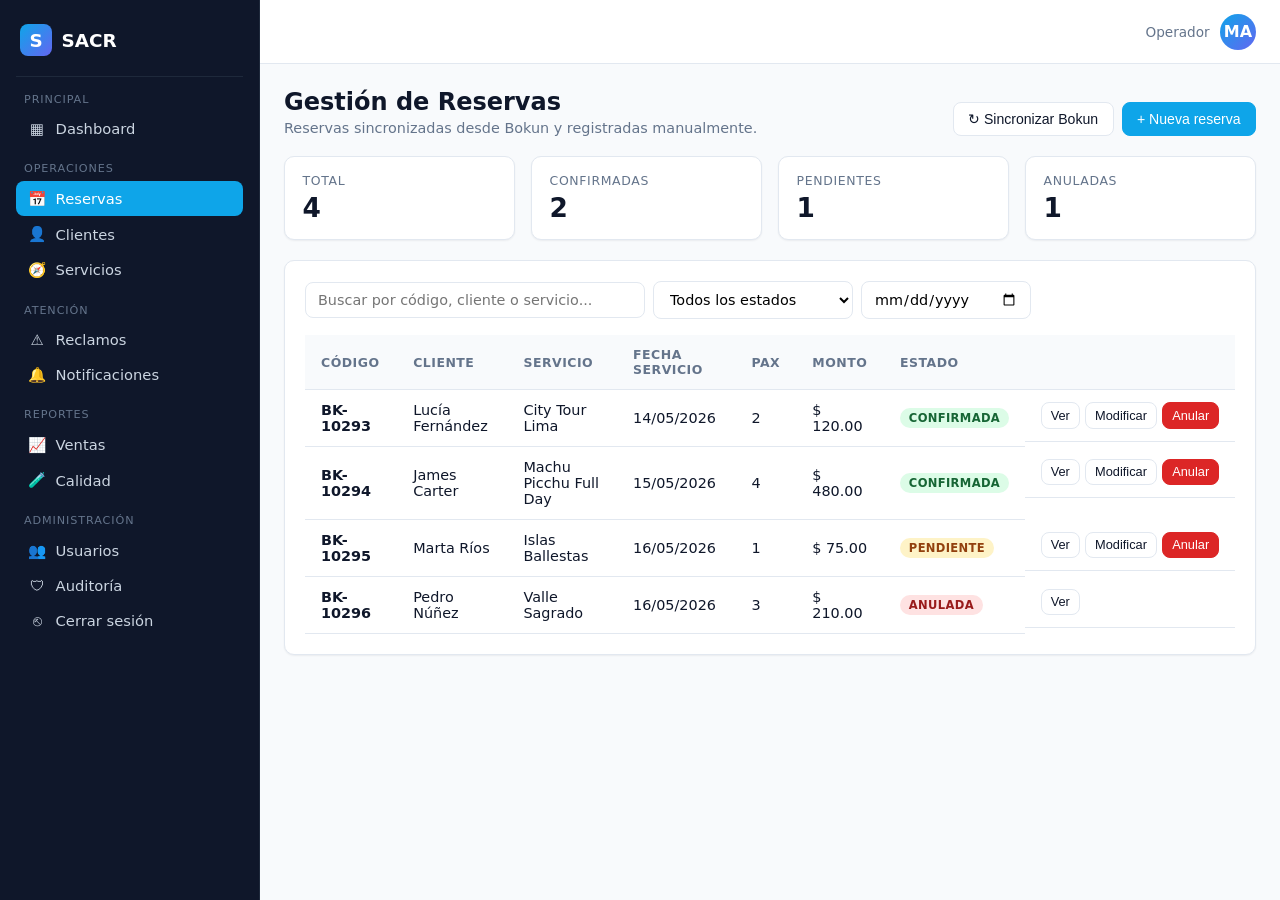
<file: pages/reservas.html>
<!DOCTYPE html>
<html lang="es">
<head>
  <meta charset="UTF-8" />
  <meta name="viewport" content="width=device-width, initial-scale=1" />
  <title>Reservas – SACR</title>
  <link rel="stylesheet" href="../css/sacr.css" />
</head>
<body>
  <div class="app">
<nav class="sidebar">
  <div class="brand"><div class="logo">S</div><span>SACR</span></div>
  <div class="group-title">Principal</div>
  <a class="nav-link" href="dashboard.html"><span class="ico">▦</span> Dashboard</a>
  <div class="group-title">Operaciones</div>
  <a class="nav-link" href="reservas.html"><span class="ico">📅</span> Reservas</a>
  <a class="nav-link" href="clientes.html"><span class="ico">👤</span> Clientes</a>
  <a class="nav-link" href="servicios.html"><span class="ico">🧭</span> Servicios</a>
  <div class="group-title">Atención</div>
  <a class="nav-link" href="reclamos.html"><span class="ico">⚠</span> Reclamos</a>
  <a class="nav-link" href="notificaciones.html"><span class="ico">🔔</span> Notificaciones</a>
  <div class="group-title">Reportes</div>
  <a class="nav-link" href="reporte-ventas.html"><span class="ico">📈</span> Ventas</a>
  <a class="nav-link" href="reporte-calidad.html"><span class="ico">🧪</span> Calidad</a>
  <div class="group-title">Administración</div>
  <a class="nav-link" href="usuarios.html"><span class="ico">👥</span> Usuarios</a>
  <a class="nav-link" href="auditoria.html"><span class="ico">🛡</span> Auditoría</a>
  <a class="nav-link" href="../login.html"><span class="ico">⎋</span> Cerrar sesión</a>
</nav>
    <div class="main">
      <header class="topbar">
        <div class="user"><span class="topbar-role">Operador</span><div class="avatar">MA</div></div>
      </header>
      <main>
<div class="page">
  <div class="page-header">
    <div><h1>Gestión de Reservas</h1><p>Reservas sincronizadas desde Bokun y registradas manualmente.</p></div>
    <div style="display:flex;gap:.5rem"><button class="btn">↻ Sincronizar Bokun</button><button class="btn btn-primary" id="btnNuevaReserva" data-open="#modalReserva">+ Nueva reserva</button></div>
  </div>
  <div class="kpi-grid">
    <div class="kpi"><div class="label">Total</div><div class="value" id="resKpiTotal">0</div></div>
    <div class="kpi"><div class="label">Confirmadas</div><div class="value" id="resKpiConfirmadas">0</div></div>
    <div class="kpi"><div class="label">Pendientes</div><div class="value" id="resKpiPendientes">0</div></div>
    <div class="kpi"><div class="label">Anuladas</div><div class="value" id="resKpiAnuladas">0</div></div>
  </div>
  <div class="card"><div class="card-body">
    <div class="toolbar">
      <input class="input" id="resBuscar" placeholder="Buscar por código, cliente o servicio..." style="max-width:340px" />
      <select class="select" id="resFiltroEstado" style="max-width:200px"><option>Todos los estados</option><option>CONFIRMADA</option><option>PENDIENTE</option><option>ANULADA</option></select>
      <input type="date" class="input" id="resFiltroFecha" style="max-width:170px" />
      <div class="grow"></div>
    </div>
    <table class="table" id="tablaReservas">
      <thead><tr><th>Código</th><th>Cliente</th><th>Servicio</th><th>Fecha servicio</th><th>Pax</th><th>Monto</th><th>Estado</th><th></th></tr></thead>
      <tbody>
        <tr><td><b>BK-10293</b></td><td>Lucía Fernández</td><td>City Tour Lima</td><td>14/05/2026</td><td>2</td><td>$ 120.00</td><td><span class="badge confirmada">Confirmada</span></td><td class="actions"><button class="btn btn-sm" data-open="#modalReserva">Ver</button><button class="btn btn-sm">Modificar</button><button class="btn btn-sm btn-danger">Anular</button></td></tr>
        <tr><td><b>BK-10294</b></td><td>James Carter</td><td>Machu Picchu Full Day</td><td>15/05/2026</td><td>4</td><td>$ 480.00</td><td><span class="badge confirmada">Confirmada</span></td><td class="actions"><button class="btn btn-sm" data-open="#modalReserva">Ver</button><button class="btn btn-sm">Modificar</button><button class="btn btn-sm btn-danger">Anular</button></td></tr>
        <tr><td><b>BK-10295</b></td><td>Marta Ríos</td><td>Islas Ballestas</td><td>16/05/2026</td><td>1</td><td>$ 75.00</td><td><span class="badge pendiente">Pendiente</span></td><td class="actions"><button class="btn btn-sm" data-open="#modalReserva">Ver</button><button class="btn btn-sm">Modificar</button><button class="btn btn-sm btn-danger">Anular</button></td></tr>
        <tr><td><b>BK-10296</b></td><td>Pedro Núñez</td><td>Valle Sagrado</td><td>16/05/2026</td><td>3</td><td>$ 210.00</td><td><span class="badge anulada">Anulada</span></td><td class="actions"><button class="btn btn-sm" data-open="#modalReserva">Ver</button></td></tr>
      </tbody>
    </table>
  </div></div>
</div>

<div class="modal" id="modalReserva">
  <div class="card">
    <div class="card-header"><h3 id="res-titulo">Detalle de reserva</h3><button class="btn btn-ghost" data-close>✕</button></div>
    <div class="card-body">
      <div class="form-row">
        <div class="form-group"><label>Código Bokun</label><input class="input" id="res-codigo" /></div>
        <div class="form-group"><label>Servicio</label><select class="select" id="res-servicio"><option>City Tour Lima</option><option>Machu Picchu Full Day</option><option>Islas Ballestas</option></select></div>
      </div>
      <div class="form-row">
        <div class="form-group"><label>Cliente</label><input class="input" id="res-cliente" /></div>
        <div class="form-group"><label>Pax</label><input class="input" id="res-pax" type="number" /></div>
      </div>
      <div class="form-row">
        <div class="form-group"><label>Fecha del servicio</label><input class="input" id="res-fecha" type="date" /></div>
        <div class="form-group"><label>Monto (USD)</label><input class="input" id="res-monto" type="number" step="0.01" /></div>
      </div>
      <div class="form-group"><label>Estado</label><select class="select" id="res-estado"><option>CONFIRMADA</option><option>PENDIENTE</option><option>ANULADA</option></select></div>
      <div style="display:flex;gap:.5rem;justify-content:flex-end">
        <button class="btn" data-close>Cancelar</button>
        <button class="btn btn-primary" id="btnGuardarReserva">Guardar</button>
      </div>
    </div>
  </div>
</div>
      </main>
    </div>
  </div>
  <script src="../js/app.js"></script>
</body>
</html>
</file>
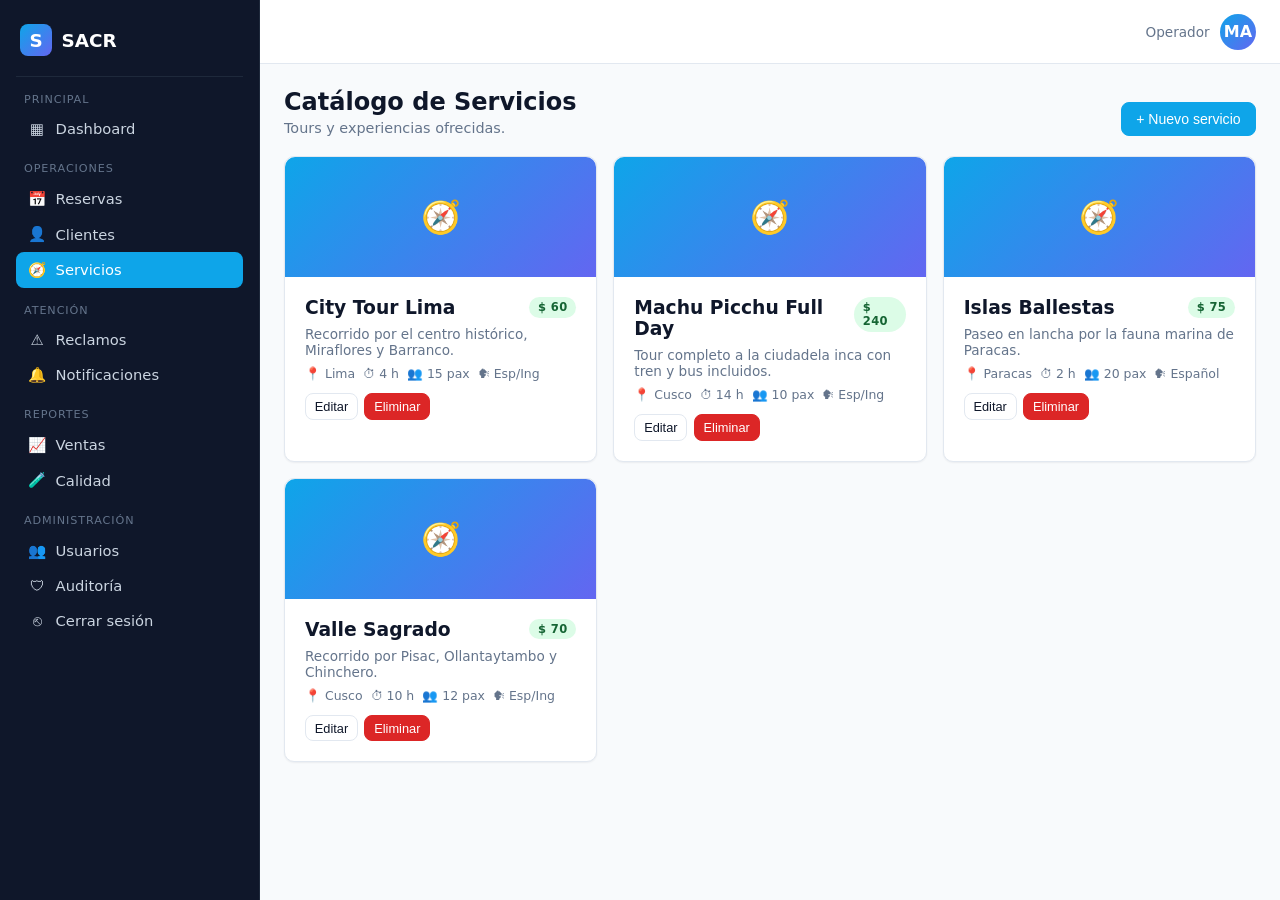
<file: pages/servicios.html>
<!DOCTYPE html>
<html lang="es">
<head>
  <meta charset="UTF-8" />
  <meta name="viewport" content="width=device-width, initial-scale=1" />
  <title>Servicios – SACR</title>
  <link rel="stylesheet" href="../css/sacr.css" />
</head>
<body>
  <div class="app">
<nav class="sidebar">
  <div class="brand"><div class="logo">S</div><span>SACR</span></div>
  <div class="group-title">Principal</div>
  <a class="nav-link" href="dashboard.html"><span class="ico">▦</span> Dashboard</a>
  <div class="group-title">Operaciones</div>
  <a class="nav-link" href="reservas.html"><span class="ico">📅</span> Reservas</a>
  <a class="nav-link" href="clientes.html"><span class="ico">👤</span> Clientes</a>
  <a class="nav-link" href="servicios.html"><span class="ico">🧭</span> Servicios</a>
  <div class="group-title">Atención</div>
  <a class="nav-link" href="reclamos.html"><span class="ico">⚠</span> Reclamos</a>
  <a class="nav-link" href="notificaciones.html"><span class="ico">🔔</span> Notificaciones</a>
  <div class="group-title">Reportes</div>
  <a class="nav-link" href="reporte-ventas.html"><span class="ico">📈</span> Ventas</a>
  <a class="nav-link" href="reporte-calidad.html"><span class="ico">🧪</span> Calidad</a>
  <div class="group-title">Administración</div>
  <a class="nav-link" href="usuarios.html"><span class="ico">👥</span> Usuarios</a>
  <a class="nav-link" href="auditoria.html"><span class="ico">🛡</span> Auditoría</a>
  <a class="nav-link" href="../login.html"><span class="ico">⎋</span> Cerrar sesión</a>
</nav>
    <div class="main">
      <header class="topbar">
        <div class="user"><span class="topbar-role">Operador</span><div class="avatar">MA</div></div>
      </header>
      <main>
<div class="page">
  <div class="page-header">
    <div><h1>Catálogo de Servicios</h1><p>Tours y experiencias ofrecidas.</p></div>
    <button class="btn btn-primary" id="btnNuevoServicio" data-open="#modalServicio">+ Nuevo servicio</button>
  </div>
  <div id="listaServicios" style="display:grid;grid-template-columns:repeat(auto-fill,minmax(280px,1fr));gap:1rem">
    <div class="card">
      <div style="height:120px;background:linear-gradient(135deg,#0ea5e9,#6366f1);border-radius:10px 10px 0 0;display:grid;place-items:center;color:white;font-size:2rem">🧭</div>
      <div class="card-body">
        <div style="display:flex;justify-content:space-between;align-items:start;gap:.5rem"><h3 style="margin:0">City Tour Lima</h3><span class="badge activo">$ 60</span></div>
        <p style="color:var(--text-muted);font-size:.85rem;margin:.5rem 0">Recorrido por el centro histórico, Miraflores y Barranco.</p>
        <div style="display:flex;gap:.5rem;flex-wrap:wrap;font-size:.78rem;color:var(--text-muted);margin-bottom:.75rem"><span>📍 Lima</span><span>⏱ 4 h</span><span>👥 15 pax</span><span>🗣 Esp/Ing</span></div>
        <div style="display:flex;gap:.4rem"><button class="btn btn-sm" data-open="#modalServicio">Editar</button><button class="btn btn-sm btn-danger">Eliminar</button></div>
      </div>
    </div>
    <div class="card">
      <div style="height:120px;background:linear-gradient(135deg,#0ea5e9,#6366f1);border-radius:10px 10px 0 0;display:grid;place-items:center;color:white;font-size:2rem">🧭</div>
      <div class="card-body">
        <div style="display:flex;justify-content:space-between;align-items:start;gap:.5rem"><h3 style="margin:0">Machu Picchu Full Day</h3><span class="badge activo">$ 240</span></div>
        <p style="color:var(--text-muted);font-size:.85rem;margin:.5rem 0">Tour completo a la ciudadela inca con tren y bus incluidos.</p>
        <div style="display:flex;gap:.5rem;flex-wrap:wrap;font-size:.78rem;color:var(--text-muted);margin-bottom:.75rem"><span>📍 Cusco</span><span>⏱ 14 h</span><span>👥 10 pax</span><span>🗣 Esp/Ing</span></div>
        <div style="display:flex;gap:.4rem"><button class="btn btn-sm" data-open="#modalServicio">Editar</button><button class="btn btn-sm btn-danger">Eliminar</button></div>
      </div>
    </div>
    <div class="card">
      <div style="height:120px;background:linear-gradient(135deg,#0ea5e9,#6366f1);border-radius:10px 10px 0 0;display:grid;place-items:center;color:white;font-size:2rem">🧭</div>
      <div class="card-body">
        <div style="display:flex;justify-content:space-between;align-items:start;gap:.5rem"><h3 style="margin:0">Islas Ballestas</h3><span class="badge activo">$ 75</span></div>
        <p style="color:var(--text-muted);font-size:.85rem;margin:.5rem 0">Paseo en lancha por la fauna marina de Paracas.</p>
        <div style="display:flex;gap:.5rem;flex-wrap:wrap;font-size:.78rem;color:var(--text-muted);margin-bottom:.75rem"><span>📍 Paracas</span><span>⏱ 2 h</span><span>👥 20 pax</span><span>🗣 Español</span></div>
        <div style="display:flex;gap:.4rem"><button class="btn btn-sm" data-open="#modalServicio">Editar</button><button class="btn btn-sm btn-danger">Eliminar</button></div>
      </div>
    </div>
    <div class="card">
      <div style="height:120px;background:linear-gradient(135deg,#0ea5e9,#6366f1);border-radius:10px 10px 0 0;display:grid;place-items:center;color:white;font-size:2rem">🧭</div>
      <div class="card-body">
        <div style="display:flex;justify-content:space-between;align-items:start;gap:.5rem"><h3 style="margin:0">Valle Sagrado</h3><span class="badge activo">$ 70</span></div>
        <p style="color:var(--text-muted);font-size:.85rem;margin:.5rem 0">Recorrido por Pisac, Ollantaytambo y Chinchero.</p>
        <div style="display:flex;gap:.5rem;flex-wrap:wrap;font-size:.78rem;color:var(--text-muted);margin-bottom:.75rem"><span>📍 Cusco</span><span>⏱ 10 h</span><span>👥 12 pax</span><span>🗣 Esp/Ing</span></div>
        <div style="display:flex;gap:.4rem"><button class="btn btn-sm" data-open="#modalServicio">Editar</button><button class="btn btn-sm btn-danger">Eliminar</button></div>
      </div>
    </div>
  </div>
</div>

<div class="modal" id="modalServicio">
  <div class="card">
    <div class="card-header"><h3 id="sv-titulo">Servicio</h3><button class="btn btn-ghost" data-close>✕</button></div>
    <div class="card-body">
      <div class="form-group"><label>Nombre</label><input class="input" id="sv-nombre" /></div>
      <div class="form-group"><label>Descripción</label><textarea class="textarea" id="sv-descripcion" rows="2"></textarea></div>
      <div class="form-row"><div class="form-group"><label>Precio (USD)</label><input class="input" id="sv-precio" type="number" step="0.01" /></div><div class="form-group"><label>Duración (h)</label><input class="input" id="sv-duracion" type="number" step="0.5" /></div></div>
      <div class="form-row"><div class="form-group"><label>Capacidad máxima</label><input class="input" id="sv-capacidad" type="number" /></div><div class="form-group"><label>Idioma del guía</label><input class="input" id="sv-idioma" /></div></div>
      <div class="form-row"><div class="form-group"><label>Ciudad destino</label><input class="input" id="sv-ciudad" /></div><div class="form-group"><label>Incluye recojo</label><select class="select" id="sv-recojo"><option>Sí</option><option>No</option></select></div></div>
      <div style="display:flex;gap:.5rem;justify-content:flex-end"><button class="btn" data-close>Cancelar</button><button class="btn btn-primary" id="btnGuardarServicio">Guardar</button></div>
    </div>
  </div>
</div>
      </main>
    </div>
  </div>
  <script src="../js/app.js"></script>
</body>
</html>
</file>
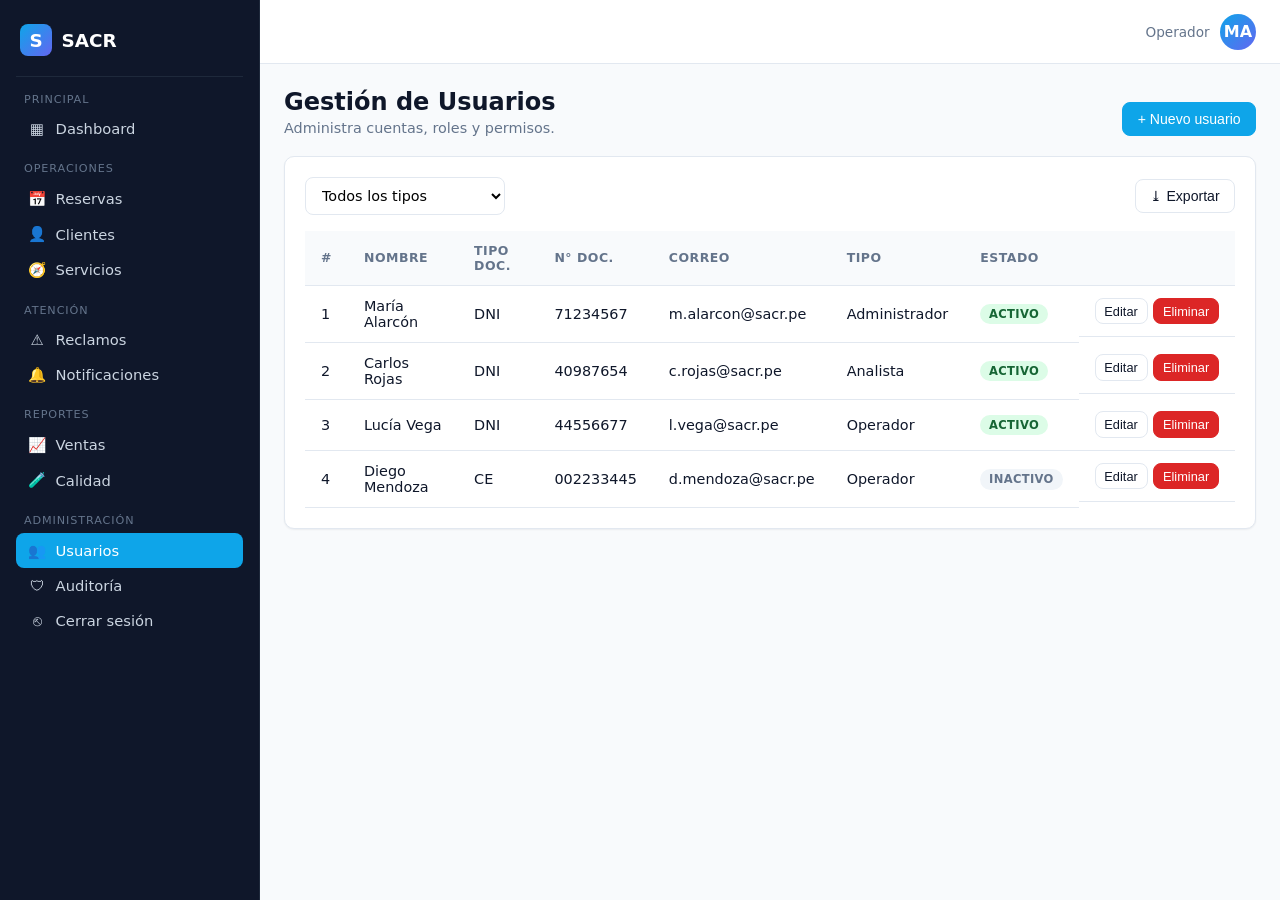
<file: pages/usuarios.html>
<!DOCTYPE html>
<html lang="es">
<head>
  <meta charset="UTF-8" />
  <meta name="viewport" content="width=device-width, initial-scale=1" />
  <title>Usuarios – SACR</title>
  <link rel="stylesheet" href="../css/sacr.css" />
</head>
<body>
  <div class="app">
<nav class="sidebar">
  <div class="brand"><div class="logo">S</div><span>SACR</span></div>
  <div class="group-title">Principal</div>
  <a class="nav-link" href="dashboard.html"><span class="ico">▦</span> Dashboard</a>
  <div class="group-title">Operaciones</div>
  <a class="nav-link" href="reservas.html"><span class="ico">📅</span> Reservas</a>
  <a class="nav-link" href="clientes.html"><span class="ico">👤</span> Clientes</a>
  <a class="nav-link" href="servicios.html"><span class="ico">🧭</span> Servicios</a>
  <div class="group-title">Atención</div>
  <a class="nav-link" href="reclamos.html"><span class="ico">⚠</span> Reclamos</a>
  <a class="nav-link" href="notificaciones.html"><span class="ico">🔔</span> Notificaciones</a>
  <div class="group-title">Reportes</div>
  <a class="nav-link" href="reporte-ventas.html"><span class="ico">📈</span> Ventas</a>
  <a class="nav-link" href="reporte-calidad.html"><span class="ico">🧪</span> Calidad</a>
  <div class="group-title">Administración</div>
  <a class="nav-link" href="usuarios.html"><span class="ico">👥</span> Usuarios</a>
  <a class="nav-link" href="auditoria.html"><span class="ico">🛡</span> Auditoría</a>
  <a class="nav-link" href="../login.html"><span class="ico">⎋</span> Cerrar sesión</a>
</nav>
    <div class="main">
      <header class="topbar">
        <div class="user"><span class="topbar-role">Operador</span><div class="avatar">MA</div></div>
      </header>
      <main>
<div class="page">
  <div class="page-header">
    <div><h1>Gestión de Usuarios</h1><p>Administra cuentas, roles y permisos.</p></div>
    <button class="btn btn-primary" id="btnNuevoUsuario">+ Nuevo usuario</button>
  </div>
  <div class="card"><div class="card-body">
    <div class="toolbar">
      <select class="select" id="filtroTipoUsuario" style="max-width:200px">
        <option>Todos los tipos</option>
        <option>Administrador</option>
        <option>Analista</option>
        <option>Operador</option>
      </select>
      <div class="grow"></div>
      <button class="btn">⤓ Exportar</button>
    </div>
    <table class="table" id="tablaUsuarios">
      <thead><tr><th>#</th><th>Nombre</th><th>Tipo doc.</th><th>N° doc.</th><th>Correo</th><th>Tipo</th><th>Estado</th><th></th></tr></thead>
      <tbody></tbody>
    </table>
  </div></div>
</div>

<div class="modal" id="modalUsuario">
  <div class="card">
    <div class="card-header">
      <h3 id="us-titulo">Usuario</h3>
      <button class="btn btn-ghost" data-close>✕</button>
    </div>
    <div class="card-body">
      <div class="form-row">
        <div class="form-group"><label>Nombres</label><input class="input" id="us-nombres" /></div>
        <div class="form-group"><label>Apellidos</label><input class="input" id="us-apellidos" /></div>
      </div>
      <div class="form-row">
        <div class="form-group"><label>Tipo de documento</label><select class="select" id="us-tipoDoc"><option>DNI</option><option>PASAPORTE</option><option>CE</option></select></div>
        <div class="form-group"><label>Número de documento</label><input class="input" id="us-numDoc" /></div>
      </div>
      <div class="form-row">
        <div class="form-group"><label>Correo</label><input class="input" id="us-correo" type="email" /></div>
        <div class="form-group"><label>Teléfono</label><input class="input" id="us-telefono" /></div>
      </div>
      <div class="form-row">
        <div class="form-group"><label>Tipo de usuario</label><select class="select" id="us-tipo"><option>Administrador</option><option>Analista</option><option>Operador</option></select></div>
        <div class="form-group"><label>Estado</label><select class="select" id="us-estado"><option>Activo</option><option>Inactivo</option></select></div>
      </div>
      <div style="display:flex;gap:.5rem;justify-content:flex-end">
        <button class="btn" data-close>Cancelar</button>
        <button class="btn btn-primary" id="btnGuardarUsuario">Guardar</button>
      </div>
    </div>
  </div>
</div>
      </main>
    </div>
  </div>
  <script src="../js/app.js"></script>
</body>
</html>
</file>
<file: css/sacr.css>
/* ========== SACR – Sistema de Atención de Clientes y Reservas ========== */
:root {
  --bg: #0f172a;
  --bg-soft: #111c34;
  --surface: #ffffff;
  --surface-2: #f8fafc;
  --border: #e2e8f0;
  --text: #0f172a;
  --text-muted: #64748b;
  --primary: #0ea5e9;
  --primary-600: #0284c7;
  --primary-foreground: #ffffff;
  --success: #16a34a;
  --warning: #f59e0b;
  --danger: #dc2626;
  --info: #6366f1;
  --radius: 10px;
  --shadow-sm: 0 1px 2px rgba(15, 23, 42, .06);
  --shadow-md: 0 6px 18px rgba(15, 23, 42, .08);
  --font: "Inter", system-ui, -apple-system, "Segoe UI", Roboto, sans-serif;
}

* { box-sizing: border-box; }
html, body { margin: 0; padding: 0; font-family: var(--font); color: var(--text); background: var(--surface-2); }

/* ===== Layout ===== */
.app { display: grid; grid-template-columns: 260px 1fr; min-height: 100vh; }
.sidebar {
  background: var(--bg);
  color: #cbd5e1;
  padding: 1.25rem 1rem;
  border-right: 1px solid #1e293b;
  position: sticky; top: 0; height: 100vh; overflow-y: auto;
}
.sidebar .brand {
  display: flex; align-items: center; gap: .6rem;
  color: white; font-weight: 700; font-size: 1.15rem;
  padding: .25rem .25rem 1.25rem;
  border-bottom: 1px solid #1e293b; margin-bottom: 1rem;
}
.sidebar .brand .logo {
  width: 32px; height: 32px; border-radius: 8px;
  background: linear-gradient(135deg, var(--primary), #6366f1);
  display: grid; place-items: center; color: white; font-weight: 800;
}
.sidebar .group-title { font-size: .7rem; text-transform: uppercase; letter-spacing: .08em; color: #64748b; margin: 1rem .5rem .35rem; }
.nav-link {
  display: flex; align-items: center; gap: .6rem;
  padding: .55rem .75rem; border-radius: 8px;
  color: #cbd5e1; text-decoration: none; font-size: .92rem;
  transition: background .15s, color .15s;
}
.nav-link:hover { background: #1e293b; color: white; }
.nav-link.active { background: var(--primary); color: white; }
.nav-link .ico { width: 18px; text-align: center; }

.main { display: flex; flex-direction: column; min-width: 0; }
.topbar {
  display: flex; justify-content: flex-end; align-items: center;
  padding: .85rem 1.5rem; background: var(--surface);
  border-bottom: 1px solid var(--border); position: sticky; top: 0; z-index: 10;
}
.topbar .search { display: flex; align-items: center; gap: .5rem; background: var(--surface-2); border: 1px solid var(--border); border-radius: 8px; padding: .4rem .75rem; min-width: 320px; }
.topbar .search input { border: 0; outline: 0; background: transparent; flex: 1; font-size: .9rem; color: var(--text); }
.topbar .user { display: flex; align-items: center; gap: .65rem; }
.topbar-role { font-size: .85rem; color: var(--text-muted); }
.avatar { width: 36px; height: 36px; border-radius: 50%; background: linear-gradient(135deg, #0ea5e9, #6366f1); color: white; display: grid; place-items: center; font-weight: 700; }

.page { padding: 1.5rem; }
.page-header { display: flex; justify-content: space-between; align-items: end; margin-bottom: 1.25rem; gap: 1rem; flex-wrap: wrap; }
.page-header h1 { font-size: 1.5rem; margin: 0 0 .25rem; }
.page-header p { margin: 0; color: var(--text-muted); font-size: .9rem; }

/* ===== Cards / Tables / Forms ===== */
.card { background: var(--surface); border: 1px solid var(--border); border-radius: var(--radius); box-shadow: var(--shadow-sm); }
.card-body { padding: 1.25rem; }
.card-header { padding: 1rem 1.25rem; border-bottom: 1px solid var(--border); display: flex; justify-content: space-between; align-items: center; }
.card-header h3 { margin: 0; font-size: 1rem; }

.kpi-grid { display: grid; grid-template-columns: repeat(auto-fit, minmax(220px, 1fr)); gap: 1rem; margin-bottom: 1.25rem; }
.kpi { background: var(--surface); border: 1px solid var(--border); border-radius: var(--radius); padding: 1rem 1.1rem; box-shadow: var(--shadow-sm); }
.kpi .label { font-size: .78rem; color: var(--text-muted); text-transform: uppercase; letter-spacing: .05em; }
.kpi .value { font-size: 1.65rem; font-weight: 700; margin-top: .25rem; }
.kpi .delta { font-size: .8rem; margin-top: .35rem; }
.kpi .delta.up { color: var(--success); }
.kpi .delta.down { color: var(--danger); }

.toolbar { display: flex; gap: .5rem; align-items: center; flex-wrap: wrap; margin-bottom: 1rem; }
.toolbar .grow { flex: 1; }

.btn { display: inline-flex; align-items: center; gap: .4rem; padding: .5rem .9rem; border-radius: 8px; border: 1px solid var(--border); background: var(--surface); color: var(--text); cursor: pointer; font-size: .88rem; font-weight: 500; text-decoration: none; transition: all .15s; }
.btn:hover { background: var(--surface-2); }
.btn-primary { background: var(--primary); border-color: var(--primary); color: white; }
.btn-primary:hover { background: var(--primary-600); }
.btn-danger { background: var(--danger); border-color: var(--danger); color: white; }
.btn-success { background: var(--success); border-color: var(--success); color: white; }
.btn-ghost { border-color: transparent; background: transparent; }
.btn-sm { padding: .3rem .55rem; font-size: .8rem; }

.input, .select, .textarea {
  width: 100%; padding: .55rem .75rem; border: 1px solid var(--border);
  border-radius: 8px; background: var(--surface); font-size: .9rem; font-family: var(--font);
  outline: none; transition: border-color .15s, box-shadow .15s;
}
.input:focus, .select:focus, .textarea:focus { border-color: var(--primary); box-shadow: 0 0 0 3px rgba(14,165,233,.15); }
.form-row { display: grid; grid-template-columns: repeat(2, 1fr); gap: 1rem; }
.form-group { display: flex; flex-direction: column; gap: .35rem; margin-bottom: 1rem; }
.form-group label { font-size: .82rem; font-weight: 500; color: var(--text); }

.table { width: 100%; border-collapse: collapse; font-size: .9rem; }
.table th, .table td { text-align: left; padding: .75rem 1rem; border-bottom: 1px solid var(--border); }
.table th { background: var(--surface-2); font-weight: 600; color: var(--text-muted); font-size: .78rem; text-transform: uppercase; letter-spacing: .04em; }
.table tr:hover td { background: var(--surface-2); }
.table .actions { display: flex; gap: .35rem; }

.code-pill { background: var(--surface-2); padding: .15rem .4rem; border-radius: 4px; font-size: .8rem; }

.badge { display: inline-flex; padding: .2rem .55rem; font-size: .72rem; font-weight: 600; border-radius: 999px; text-transform: uppercase; letter-spacing: .03em; }
.badge.pendiente { background: #fef3c7; color: #92400e; }
.badge.procede   { background: #dcfce7; color: #166534; }
.badge.no-procede{ background: #fee2e2; color: #991b1b; }
.badge.atencion  { background: #dbeafe; color: #1e40af; }
.badge.activo    { background: #dcfce7; color: #166534; }
.badge.inactivo  { background: #f1f5f9; color: #64748b; }
.badge.confirmada{ background: #dcfce7; color: #166534; }
.badge.anulada   { background: #fee2e2; color: #991b1b; }

/* ===== Auth ===== */
.auth-wrap { min-height: 100vh; display: grid; grid-template-columns: 1fr 1fr; }
.auth-hero {
  background: linear-gradient(135deg, #0ea5e9, #6366f1, #0f172a);
  color: white; padding: 3rem; display: flex; flex-direction: column; justify-content: space-between;
}
.auth-hero h2 { font-size: 2.25rem; line-height: 1.15; margin: 0; }
.auth-hero p { color: rgba(255,255,255,.85); margin-top: 1rem; max-width: 420px; }
.auth-form-wrap { display: grid; place-items: center; padding: 2rem; background: var(--surface); }
.auth-form { width: 100%; max-width: 380px; }
.auth-form h1 { font-size: 1.5rem; margin: 0 0 .35rem; }
.auth-form .muted { color: var(--text-muted); margin: 0 0 2rem; font-size: .92rem; }

@media (max-width: 900px) {
  .app { grid-template-columns: 1fr; }
  .sidebar { position: relative; height: auto; }
  .auth-wrap { grid-template-columns: 1fr; }
  .auth-hero { display: none; }
  .form-row { grid-template-columns: 1fr; }
}

/* ===== Charts (mock) ===== */
.chart-bars { display: flex; align-items: end; gap: .5rem; height: 200px; padding: 1rem 0; }
.chart-bars .bar { flex: 1; background: linear-gradient(180deg, var(--primary), #6366f1); border-radius: 6px 6px 0 0; position: relative; min-height: 8px; transition: opacity .15s; }
.chart-bars .bar:hover { opacity: .8; }
.chart-bars .bar span { position: absolute; bottom: -22px; left: 0; right: 0; text-align: center; font-size: .72rem; color: var(--text-muted); }

/* Modal helper para versión HTML */
.modal { position: fixed; inset: 0; background: rgba(15,23,42,.5); display: none; place-items: center; z-index: 50; }
.modal.show { display: grid; }
.modal .card { width: 560px; max-width: 92vw; }
</file>
